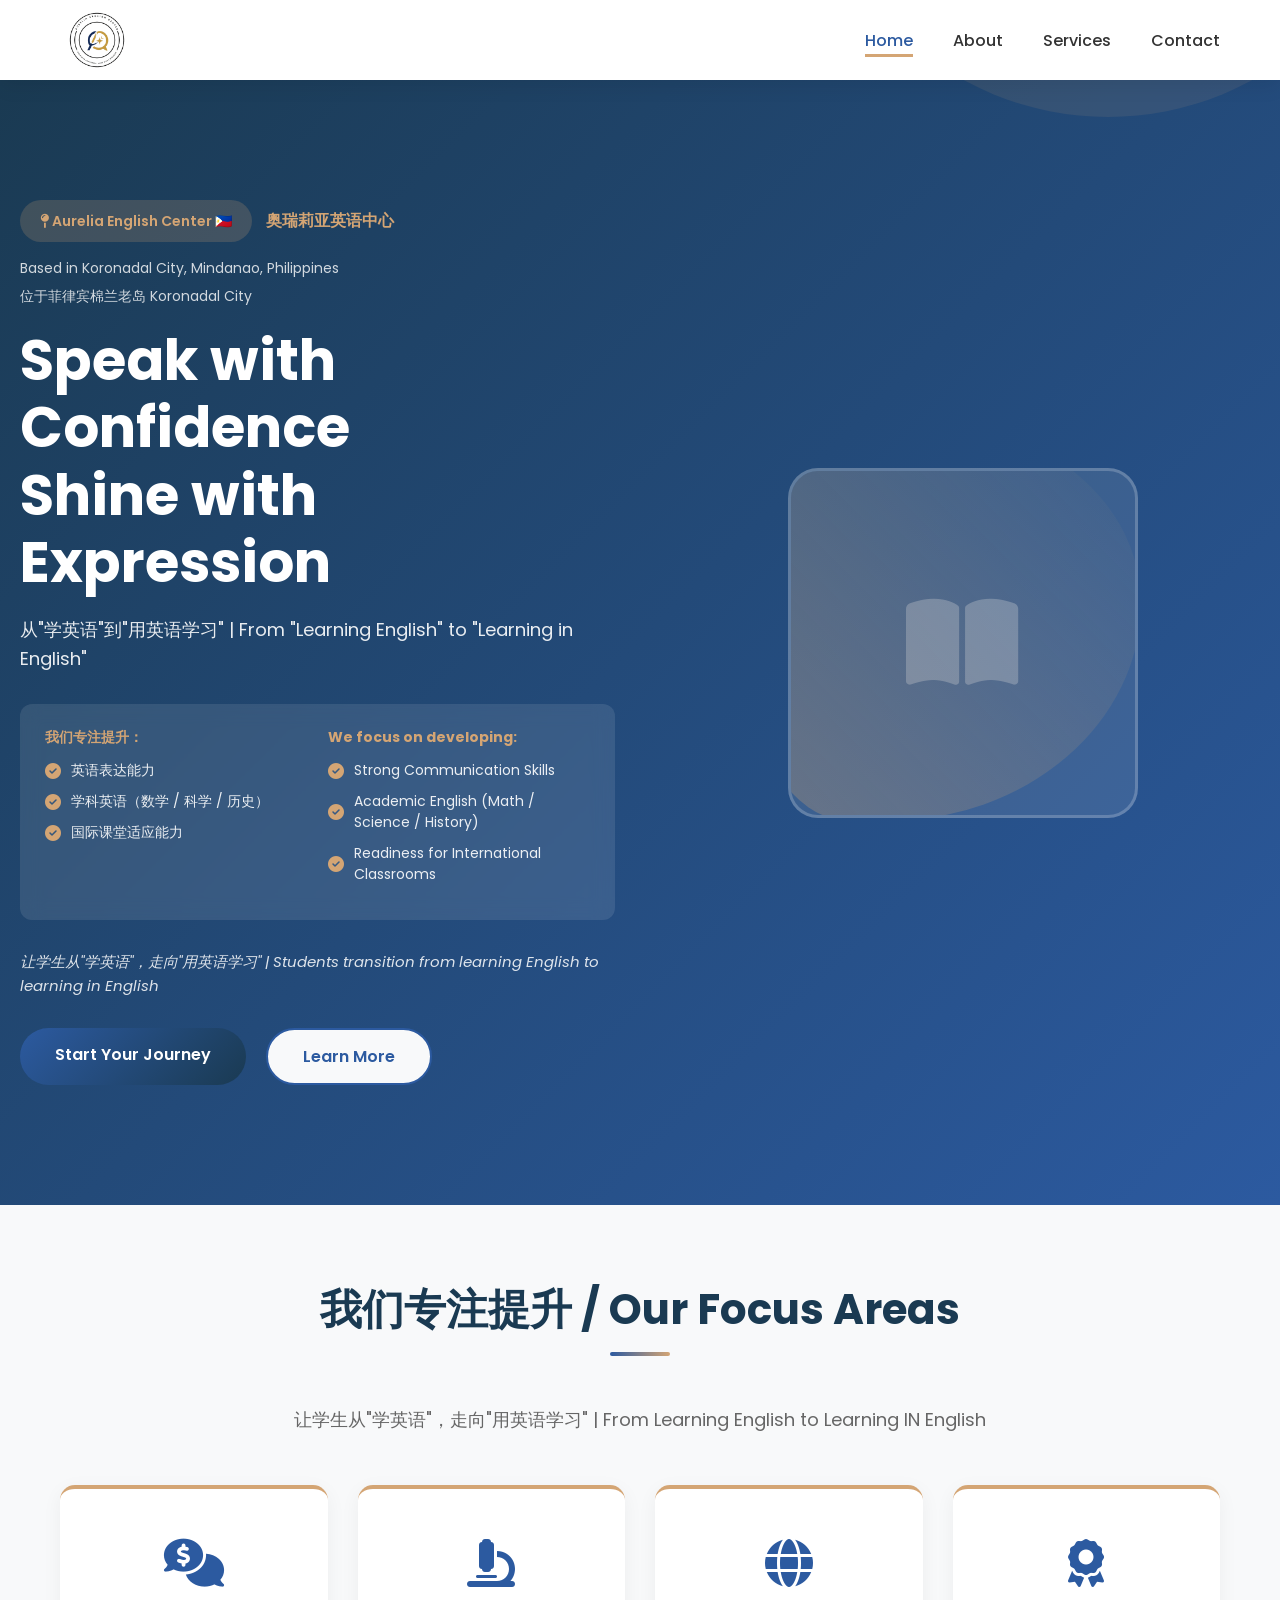
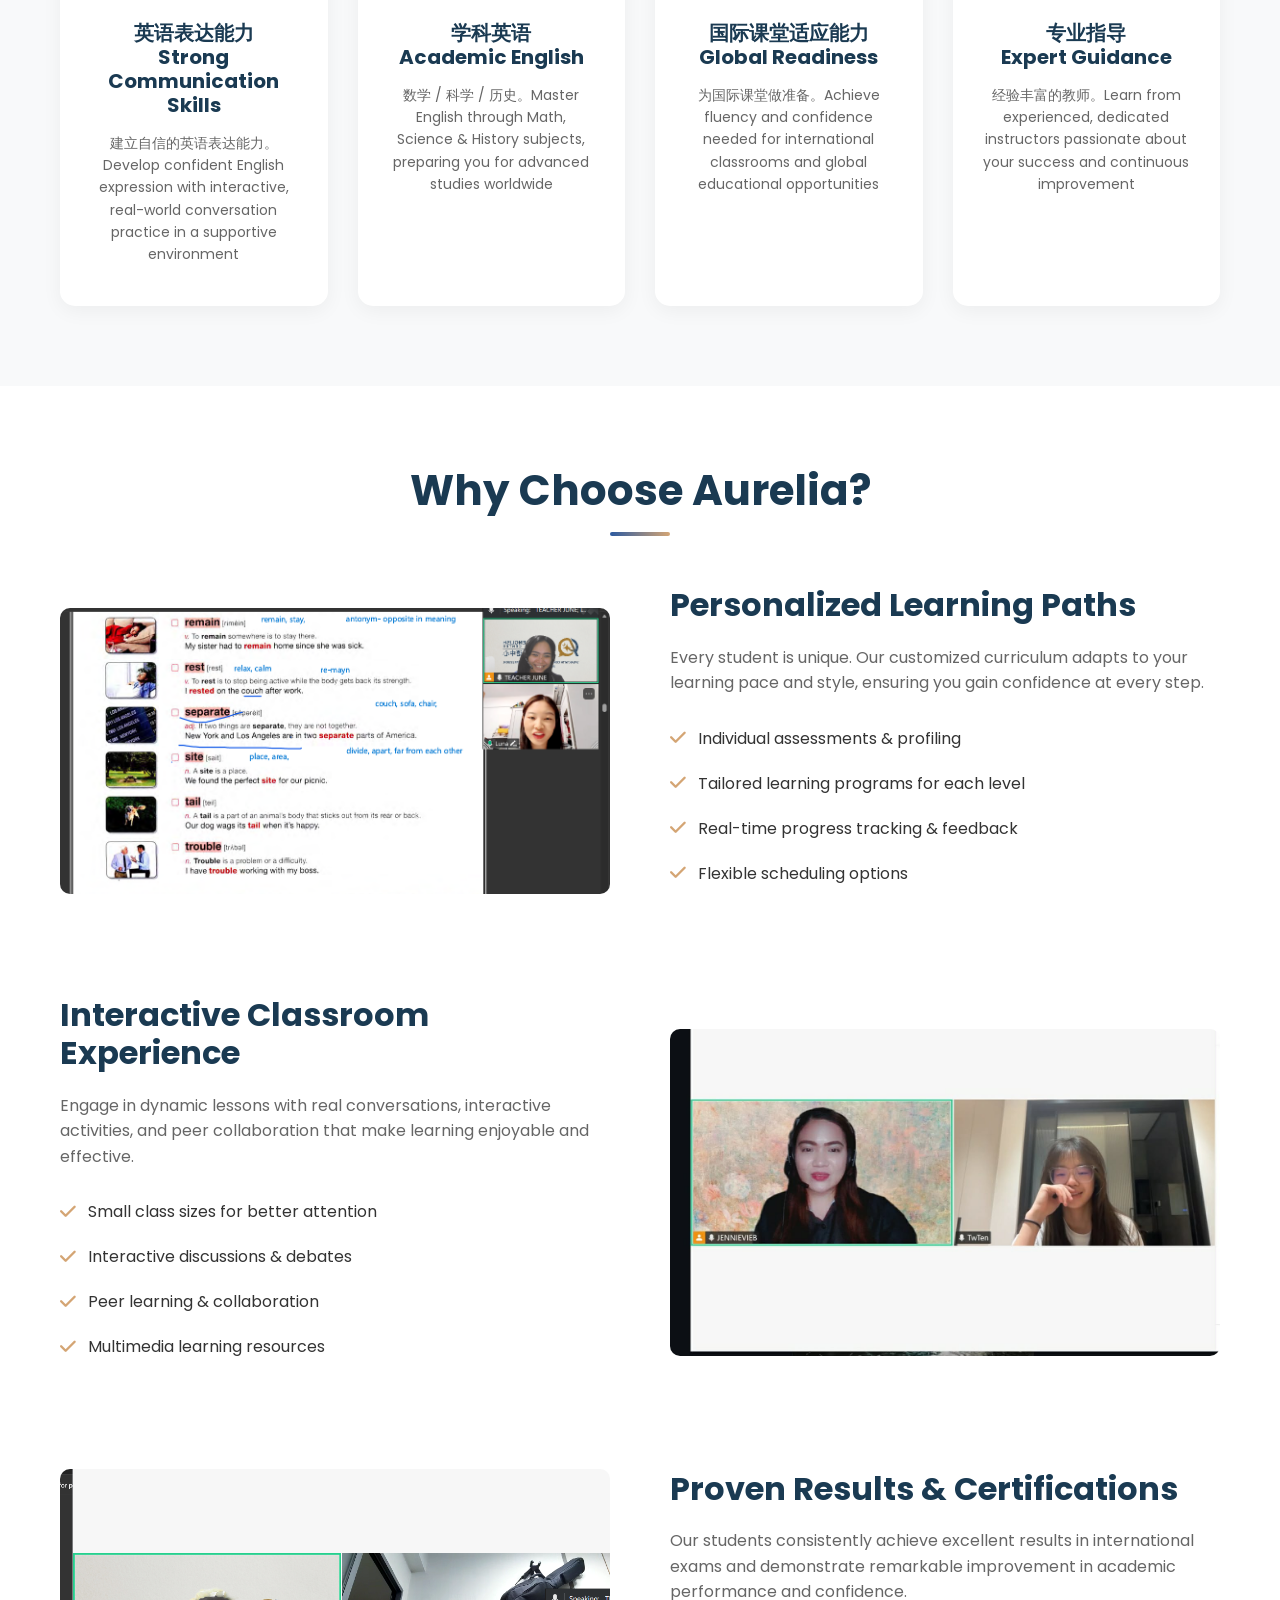
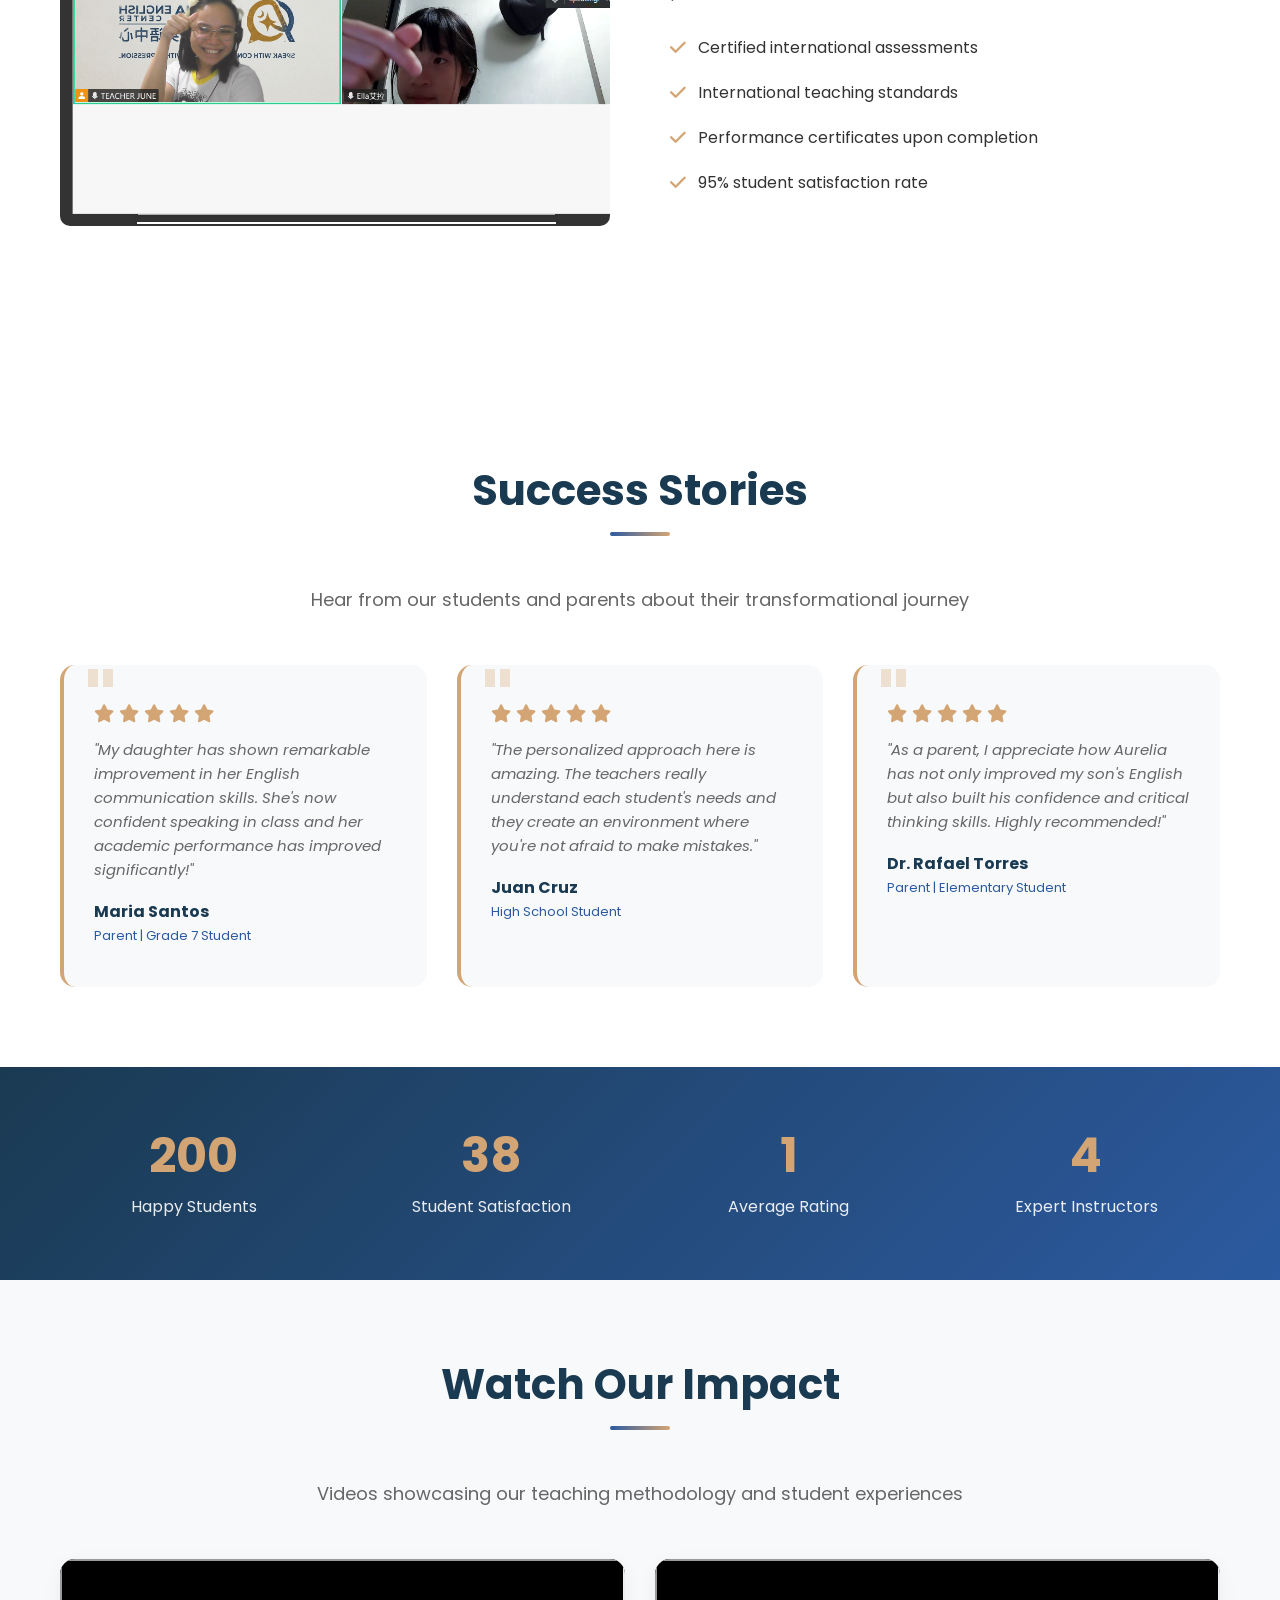
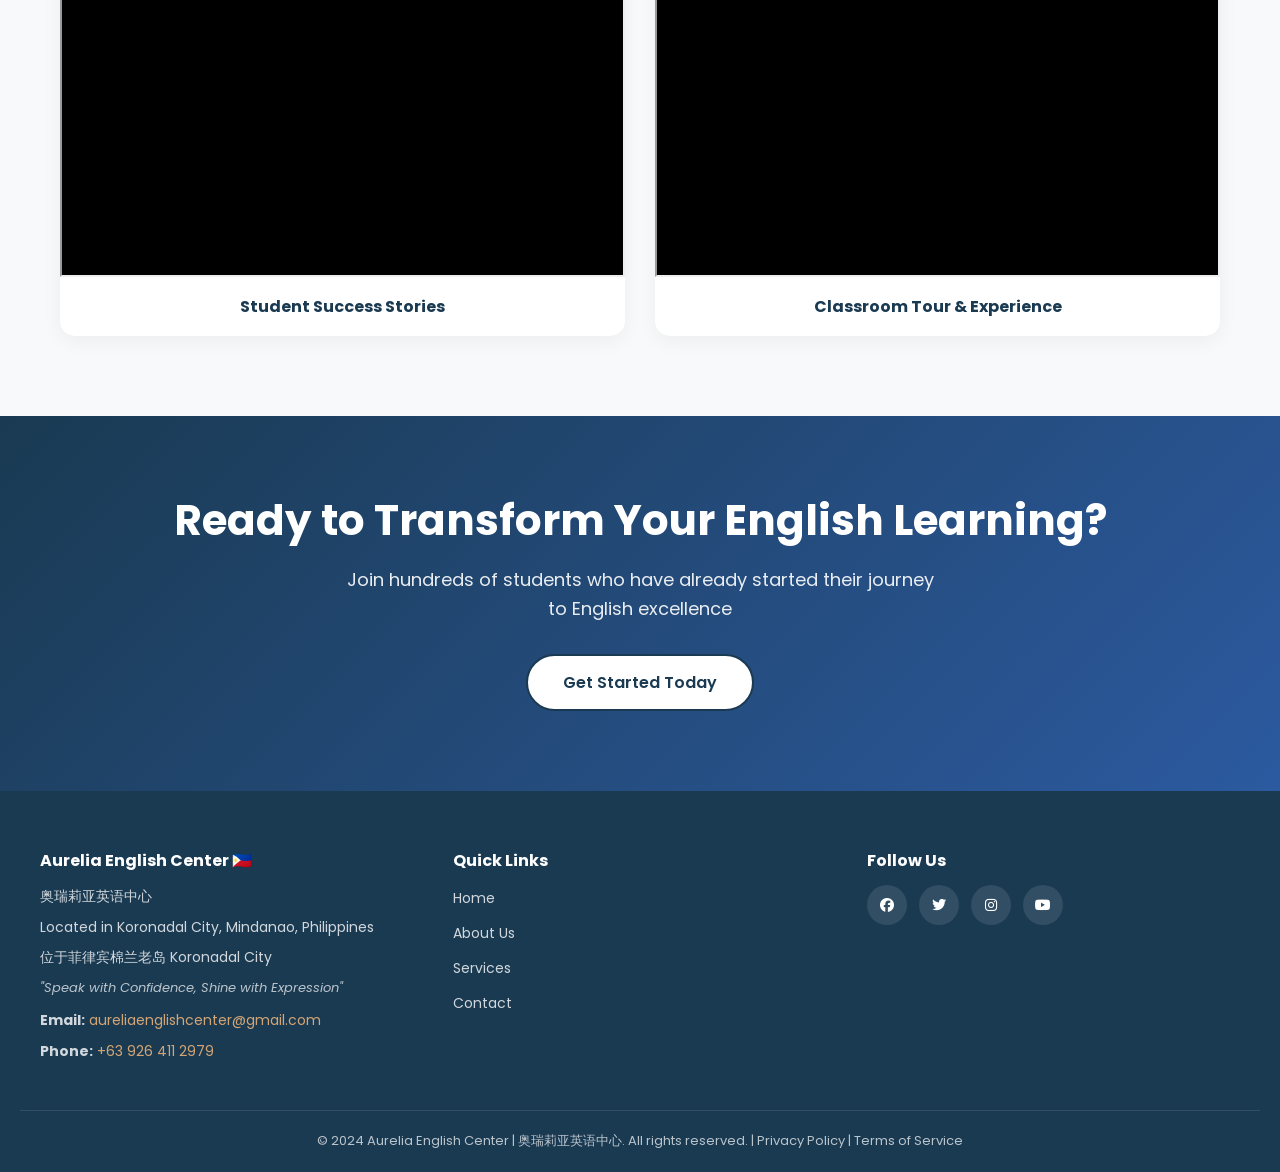
<file: aurelia-english-center/index.html>
<!DOCTYPE html>
<html lang="en">
<head>
    <meta charset="UTF-8">
    <meta name="viewport" content="width=device-width, initial-scale=1.0">
    <title>Aurelia English Center - Speak with Confidence, Shine with Expression</title>
    <link rel="stylesheet" href="css/styles.css">
    <link href="https://cdnjs.cloudflare.com/ajax/libs/font-awesome/6.4.0/css/all.min.css" rel="stylesheet">
    <link href="https://fonts.googleapis.com/css2?family=Poppins:wght@300;400;600;700;800&display=swap" rel="stylesheet">
</head>
<body>
    <!-- Navigation -->
    <nav class="navbar">
        <div class="nav-container">
            <div class="nav-logo">
                <img src="images/logo.png" alt="Aurelia English Center Logo" class="logo-image">
            </div>
            <div class="hamburger" id="hamburger">
                <span></span>
                <span></span>
                <span></span>
            </div>
            <ul class="nav-menu" id="navMenu">
                <li><a href="index.html" class="nav-link active">Home</a></li>
                <li><a href="about.html" class="nav-link">About</a></li>
                <li><a href="services.html" class="nav-link">Services</a></li>
                <li><a href="contact.html" class="nav-link">Contact</a></li>
            </ul>
        </div>
    </nav>

    <!-- Hero Section -->
    <section class="hero">
        <div class="hero-content">
            <div class="hero-location">
                <p class="hero-tag"><i class="fas fa-map-pin"></i> Aurelia English Center 🇵🇭</p>
                <p class="hero-tag-chinese">奥瑞莉亚英语中心</p>
                <p class="hero-location-text">Based in Koronadal City, Mindanao, Philippines</p>
                <p class="hero-location-text-chinese">位于菲律宾棉兰老岛 Koronadal City</p>
            </div>
            <h1 class="hero-title">Speak with Confidence<br>Shine with Expression</h1>
            <p class="hero-subtitle">从"学英语"到"用英语学习" | From "Learning English" to "Learning in English"</p>
            
            <div class="hero-highlight bilingual">
                <div class="highlight-column">
                    <h4 style="margin-bottom: 15px; color: var(--primary-gold); font-size: 14px; font-weight: 700;">我们专注提升：</h4>
                    <p><i class="fas fa-check-circle"></i> 英语表达能力</p>
                    <p><i class="fas fa-check-circle"></i> 学科英语（数学 / 科学 / 历史）</p>
                    <p><i class="fas fa-check-circle"></i> 国际课堂适应能力</p>
                </div>
                <div class="highlight-column">
                    <h4 style="margin-bottom: 15px; color: var(--primary-gold); font-size: 14px; font-weight: 700;">We focus on developing:</h4>
                    <p><i class="fas fa-check-circle"></i> Strong Communication Skills</p>
                    <p><i class="fas fa-check-circle"></i> Academic English (Math / Science / History)</p>
                    <p><i class="fas fa-check-circle"></i> Readiness for International Classrooms</p>
                </div>
            </div>
            
            <p class="hero-mission">让学生从"学英语"，走向"用英语学习" | Students transition from learning English to learning in English</p>

            <div class="hero-buttons">
                <a href="contact.html" class="btn btn-primary">Start Your Journey</a>
                <a href="about.html" class="btn btn-secondary">Learn More</a>
            </div>
        </div>
        <div class="hero-image">
            <div class="hero-placeholder">
                <div class="rotating-shape"></div>
                <i class="fas fa-book-open"></i>
            </div>
        </div>
    </section>

    <!-- Highlights Section -->
    <section class="highlights">
        <div class="container">
            <h2 class="section-title">我们专注提升 / Our Focus Areas</h2>
            <p class="section-subtitle">让学生从"学英语"，走向"用英语学习" | From Learning English to Learning IN English</p>
            <div class="highlights-grid">
                <div class="highlight-card">
                    <div class="highlight-icon">
                        <i class="fas fa-comments-dollar"></i>
                    </div>
                    <h3>英语表达能力<br>Strong Communication Skills</h3>
                    <p>建立自信的英语表达能力。Develop confident English expression with interactive, real-world conversation practice in a supportive environment</p>
                </div>
                <div class="highlight-card">
                    <div class="highlight-icon">
                        <i class="fas fa-microscope"></i>
                    </div>
                    <h3>学科英语<br>Academic English</h3>
                    <p>数学 / 科学 / 历史。Master English through Math, Science & History subjects, preparing you for advanced studies worldwide</p>
                </div>
                <div class="highlight-card">
                    <div class="highlight-icon">
                        <i class="fas fa-globe"></i>
                    </div>
                    <h3>国际课堂适应能力<br>Global Readiness</h3>
                    <p>为国际课堂做准备。Achieve fluency and confidence needed for international classrooms and global educational opportunities</p>
                </div>
                <div class="highlight-card">
                    <div class="highlight-icon">
                        <i class="fas fa-award"></i>
                    </div>
                    <h3>专业指导<br>Expert Guidance</h3>
                    <p>经验丰富的教师。Learn from experienced, dedicated instructors passionate about your success and continuous improvement</p>
                </div>
            </div>
        </div>
    </section>

    <!-- Features Section -->
    <section class="features">
        <div class="container">
            <h2 class="section-title">Why Choose Aurelia?</h2>
            <div class="feature-item">
                <div class="feature-image">
                    <img src="images/img1.png" alt="Personalized Learning at Aurelia" style="border-radius: 10px; width: 100%; height: auto; object-fit: cover;">
                </div>
                <div class="feature-content">
                    <h3>Personalized Learning Paths</h3>
                    <p>Every student is unique. Our customized curriculum adapts to your learning pace and style, ensuring you gain confidence at every step.</p>
                    <ul class="feature-list">
                        <li><i class="fas fa-check"></i> Individual assessments & profiling</li>
                        <li><i class="fas fa-check"></i> Tailored learning programs for each level</li>
                        <li><i class="fas fa-check"></i> Real-time progress tracking & feedback</li>
                        <li><i class="fas fa-check"></i> Flexible scheduling options</li>
                    </ul>
                </div>
            </div>

            <div class="feature-item reverse">
                <div class="feature-image">
                    <img src="images/img4.jpg" alt="Interactive Classroom at Aurelia" style="border-radius: 10px; width: 100%; height: auto; object-fit: cover;">
                </div>
                <div class="feature-content">
                    <h3>Interactive Classroom Experience</h3>
                    <p>Engage in dynamic lessons with real conversations, interactive activities, and peer collaboration that make learning enjoyable and effective.</p>
                    <ul class="feature-list">
                        <li><i class="fas fa-check"></i> Small class sizes for better attention</li>
                        <li><i class="fas fa-check"></i> Interactive discussions & debates</li>
                        <li><i class="fas fa-check"></i> Peer learning & collaboration</li>
                        <li><i class="fas fa-check"></i> Multimedia learning resources</li>
                    </ul>
                </div>
            </div>

            <div class="feature-item">
                <div class="feature-image">
                    <img src="images/img3.png" alt="Proven Results & Certifications at Aurelia" style="border-radius: 10px; width: 100%; height: auto; object-fit: cover;">
                </div>
                <div class="feature-content">
                    <h3>Proven Results & Certifications</h3>
                    <p>Our students consistently achieve excellent results in international exams and demonstrate remarkable improvement in academic performance and confidence.</p>
                    <ul class="feature-list">
                        <li><i class="fas fa-check"></i> Certified international assessments</li>
                        <li><i class="fas fa-check"></i> International teaching standards</li>
                        <li><i class="fas fa-check"></i> Performance certificates upon completion</li>
                        <li><i class="fas fa-check"></i> 95% student satisfaction rate</li>
                    </ul>
                </div>
            </div>
        </div>
    </section>

    <!-- Testimonials Section -->
    <section class="testimonials">
        <div class="container">
            <h2 class="section-title">Success Stories</h2>
            <p class="section-subtitle">Hear from our students and parents about their transformational journey</p>
            <div class="testimonials-grid">
                <div class="testimonial-card">
                    <div class="star-rating">
                        <i class="fas fa-star"></i>
                        <i class="fas fa-star"></i>
                        <i class="fas fa-star"></i>
                        <i class="fas fa-star"></i>
                        <i class="fas fa-star"></i>
                    </div>
                    <p class="testimonial-text">"My daughter has shown remarkable improvement in her English communication skills. She's now confident speaking in class and her academic performance has improved significantly!"</p>
                    <div class="testimonial-author">
                        <h4>Maria Santos</h4>
                        <p>Parent | Grade 7 Student</p>
                    </div>
                </div>
                <div class="testimonial-card">
                    <div class="star-rating">
                        <i class="fas fa-star"></i>
                        <i class="fas fa-star"></i>
                        <i class="fas fa-star"></i>
                        <i class="fas fa-star"></i>
                        <i class="fas fa-star"></i>
                    </div>
                    <p class="testimonial-text">"The personalized approach here is amazing. The teachers really understand each student's needs and they create an environment where you're not afraid to make mistakes."</p>
                    <div class="testimonial-author">
                        <h4>Juan Cruz</h4>
                        <p>High School Student</p>
                    </div>
                </div>
                <div class="testimonial-card">
                    <div class="star-rating">
                        <i class="fas fa-star"></i>
                        <i class="fas fa-star"></i>
                        <i class="fas fa-star"></i>
                        <i class="fas fa-star"></i>
                        <i class="fas fa-star"></i>
                    </div>
                    <p class="testimonial-text">"As a parent, I appreciate how Aurelia has not only improved my son's English but also built his confidence and critical thinking skills. Highly recommended!"</p>
                    <div class="testimonial-author">
                        <h4>Dr. Rafael Torres</h4>
                        <p>Parent | Elementary Student</p>
                    </div>
                </div>
            </div>
        </div>
    </section>

    <!-- Stats Section -->
    <section class="stats">
        <div class="container">
            <div class="stat-item">
                <h3>500+</h3>
                <p>Happy Students</p>
            </div>
            <div class="stat-item">
                <h3>95%</h3>
                <p>Student Satisfaction</p>
            </div>
            <div class="stat-item">
                <h3>4.9★</h3>
                <p>Average Rating</p>
            </div>
            <div class="stat-item">
                <h3>10+</h3>
                <p>Expert Instructors</p>
            </div>
        </div>
    </section>

    <!-- Video Section -->
    <section class="video-section">
        <div class="container">
            <h2 class="section-title">Watch Our Impact</h2>
            <p class="section-subtitle">Videos showcasing our teaching methodology and student experiences</p>
            <div class="video-grid">
                <div class="video-card">
                    <div class="video-thumbnail">
                        <iframe src="https://www.youtube.com/embed/ly8OXOixNtM?rel=0" allow="accelerometer; autoplay; clipboard-write; encrypted-media; gyroscope; picture-in-picture" allowfullscreen></iframe>
                    </div>
                    <h4>Student Success Stories</h4>
                </div>
                <div class="video-card">
                    <div class="video-thumbnail">
                        <iframe src="https://www.youtube.com/embed/m48I9KPYasU?rel=0" allow="accelerometer; autoplay; clipboard-write; encrypted-media; gyroscope; picture-in-picture" allowfullscreen></iframe>
                    </div>
                    <h4>Classroom Tour & Experience</h4>
                </div>
            </div>
        </div>
    </section>

    <!-- CTA Section -->
    <section class="cta">
        <div class="container">
            <h2>Ready to Transform Your English Learning?</h2>
            <p>Join hundreds of students who have already started their journey to English excellence</p>
            <a href="contact.html" class="btn btn-light">Get Started Today</a>
        </div>
    </section>

    <!-- Footer -->
    <footer class="footer">
        <div class="footer-content">
            <div class="footer-section">
                <h4>Aurelia English Center 🇵🇭</h4>
                <p>奥瑞莉亚英语中心</p>
                <p>Located in Koronadal City, Mindanao, Philippines</p>
                <p>位于菲律宾棉兰老岛 Koronadal City</p>
                <p style="font-style: italic; margin-top: 10px; font-size: 13px; color: rgba(255, 255, 255, 0.7);">"Speak with Confidence, Shine with Expression"</p>
                <p style="margin-top: 10px;"><strong>Email:</strong> <a href="mailto:aureliaenglishcenter@gmail.com" style="color: var(--primary-gold);">aureliaenglishcenter@gmail.com</a></p>
                <p><strong>Phone:</strong> <a href="tel:+639264112979" style="color: var(--primary-gold);">+63 926 411 2979</a></p>
            </div>
            <div class="footer-section">
                <h4>Quick Links</h4>
                <ul>
                    <li><a href="index.html">Home</a></li>
                    <li><a href="about.html">About Us</a></li>
                    <li><a href="services.html">Services</a></li>
                    <li><a href="contact.html">Contact</a></li>
                </ul>
            </div>
            <div class="footer-section">
                <h4>Follow Us</h4>
                <div class="social-links">
                    <a href="#"><i class="fab fa-facebook"></i></a>
                    <a href="#"><i class="fab fa-twitter"></i></a>
                    <a href="#"><i class="fab fa-instagram"></i></a>
                    <a href="https://youtube.com/@aureliaesl?si=3NxLwSUvurJqIRh0" target="_blank" rel="noopener noreferrer"><i class="fab fa-youtube"></i></a>
                </div>
            </div>
        </div>
        <div class="footer-bottom">
            <p>&copy; 2024 Aurelia English Center | 奥瑞莉亚英语中心. All rights reserved. | Privacy Policy | Terms of Service</p>
        </div>
    </footer>

    <script src="js/script.js"></script>
</body>
</html>
</file>
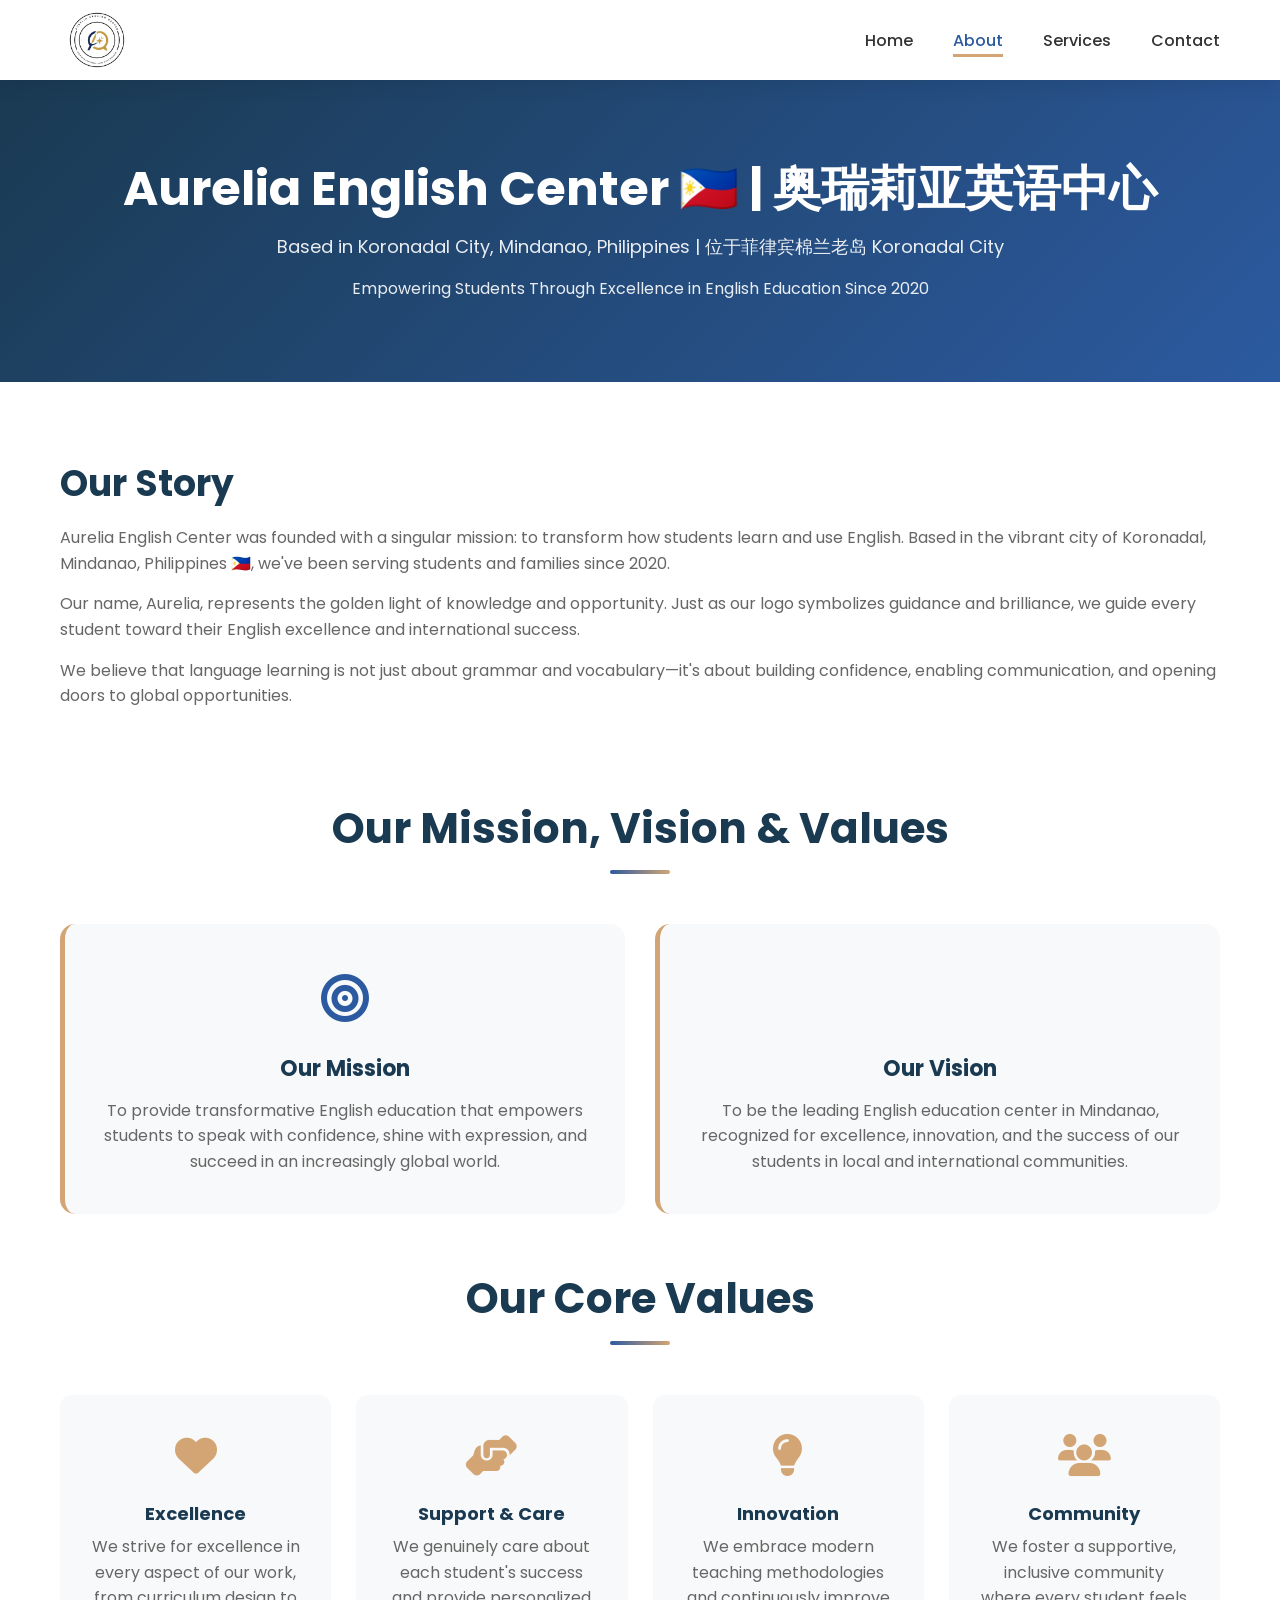
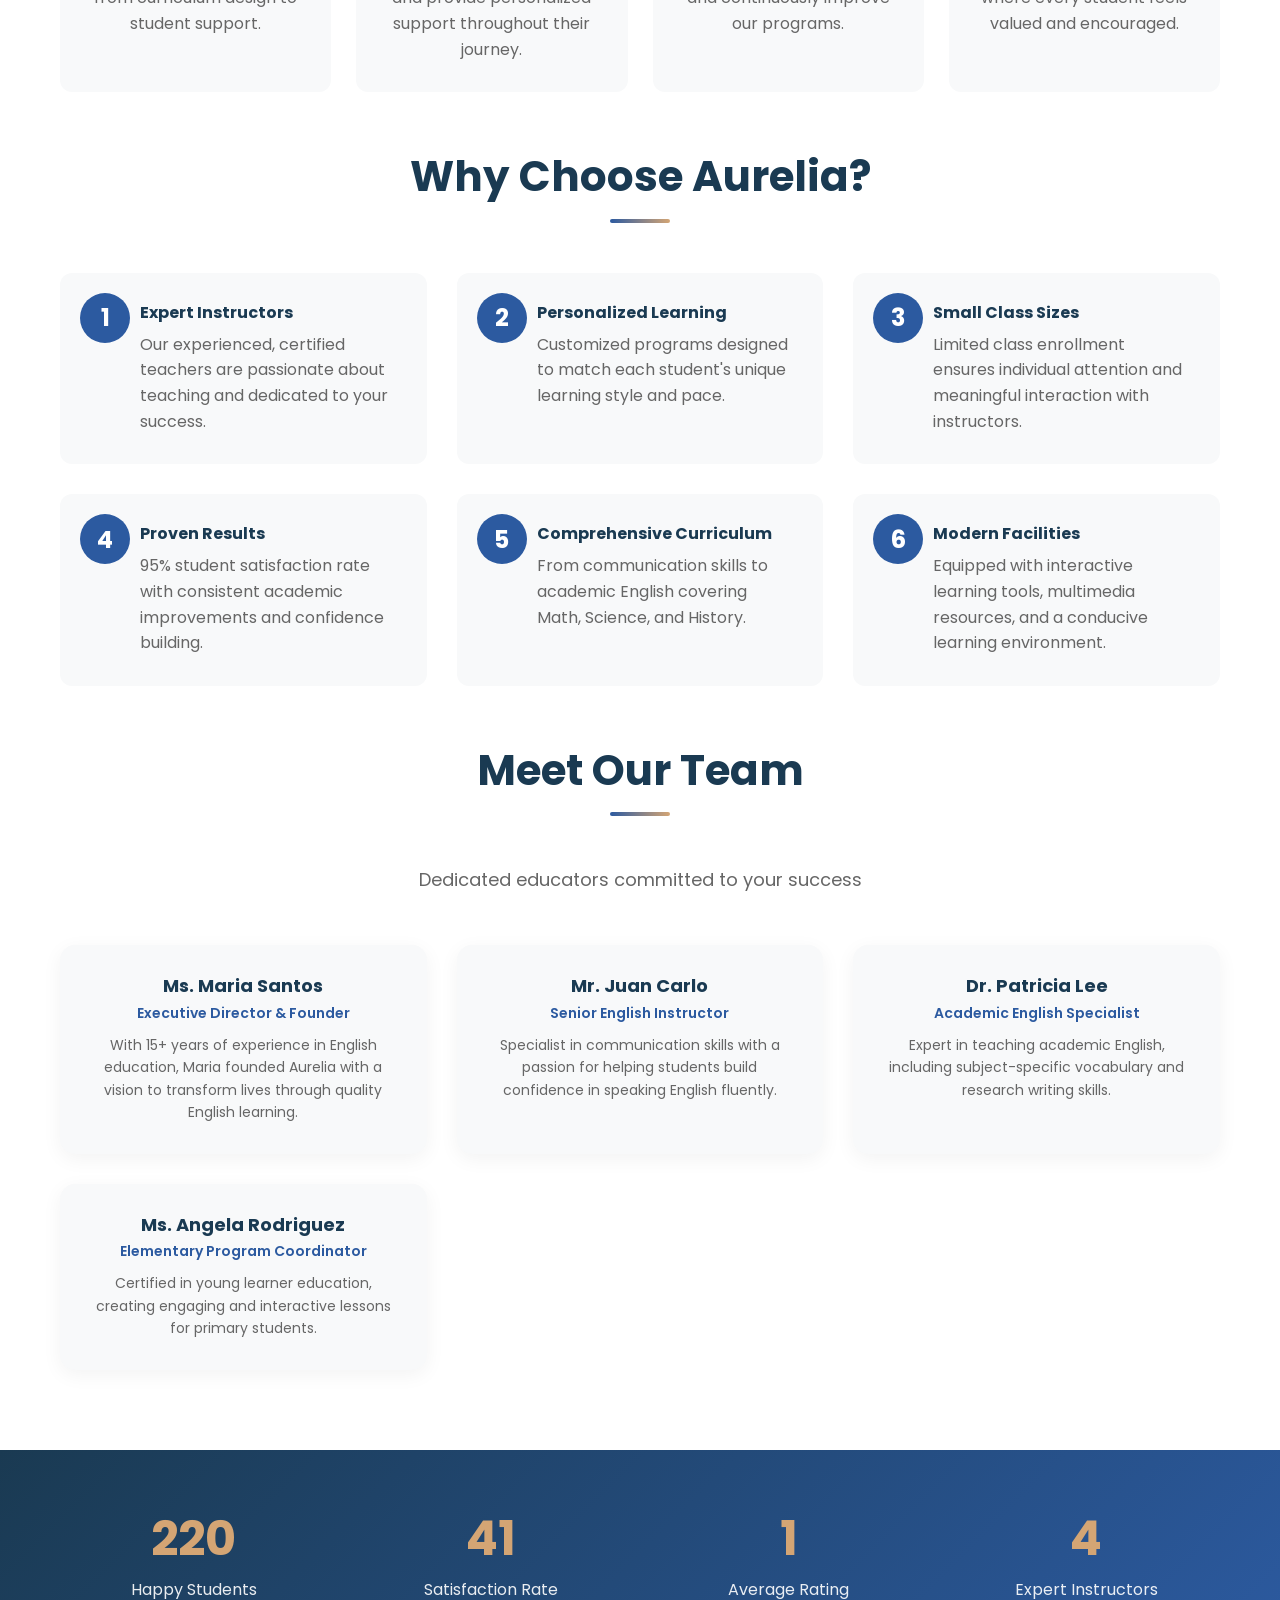
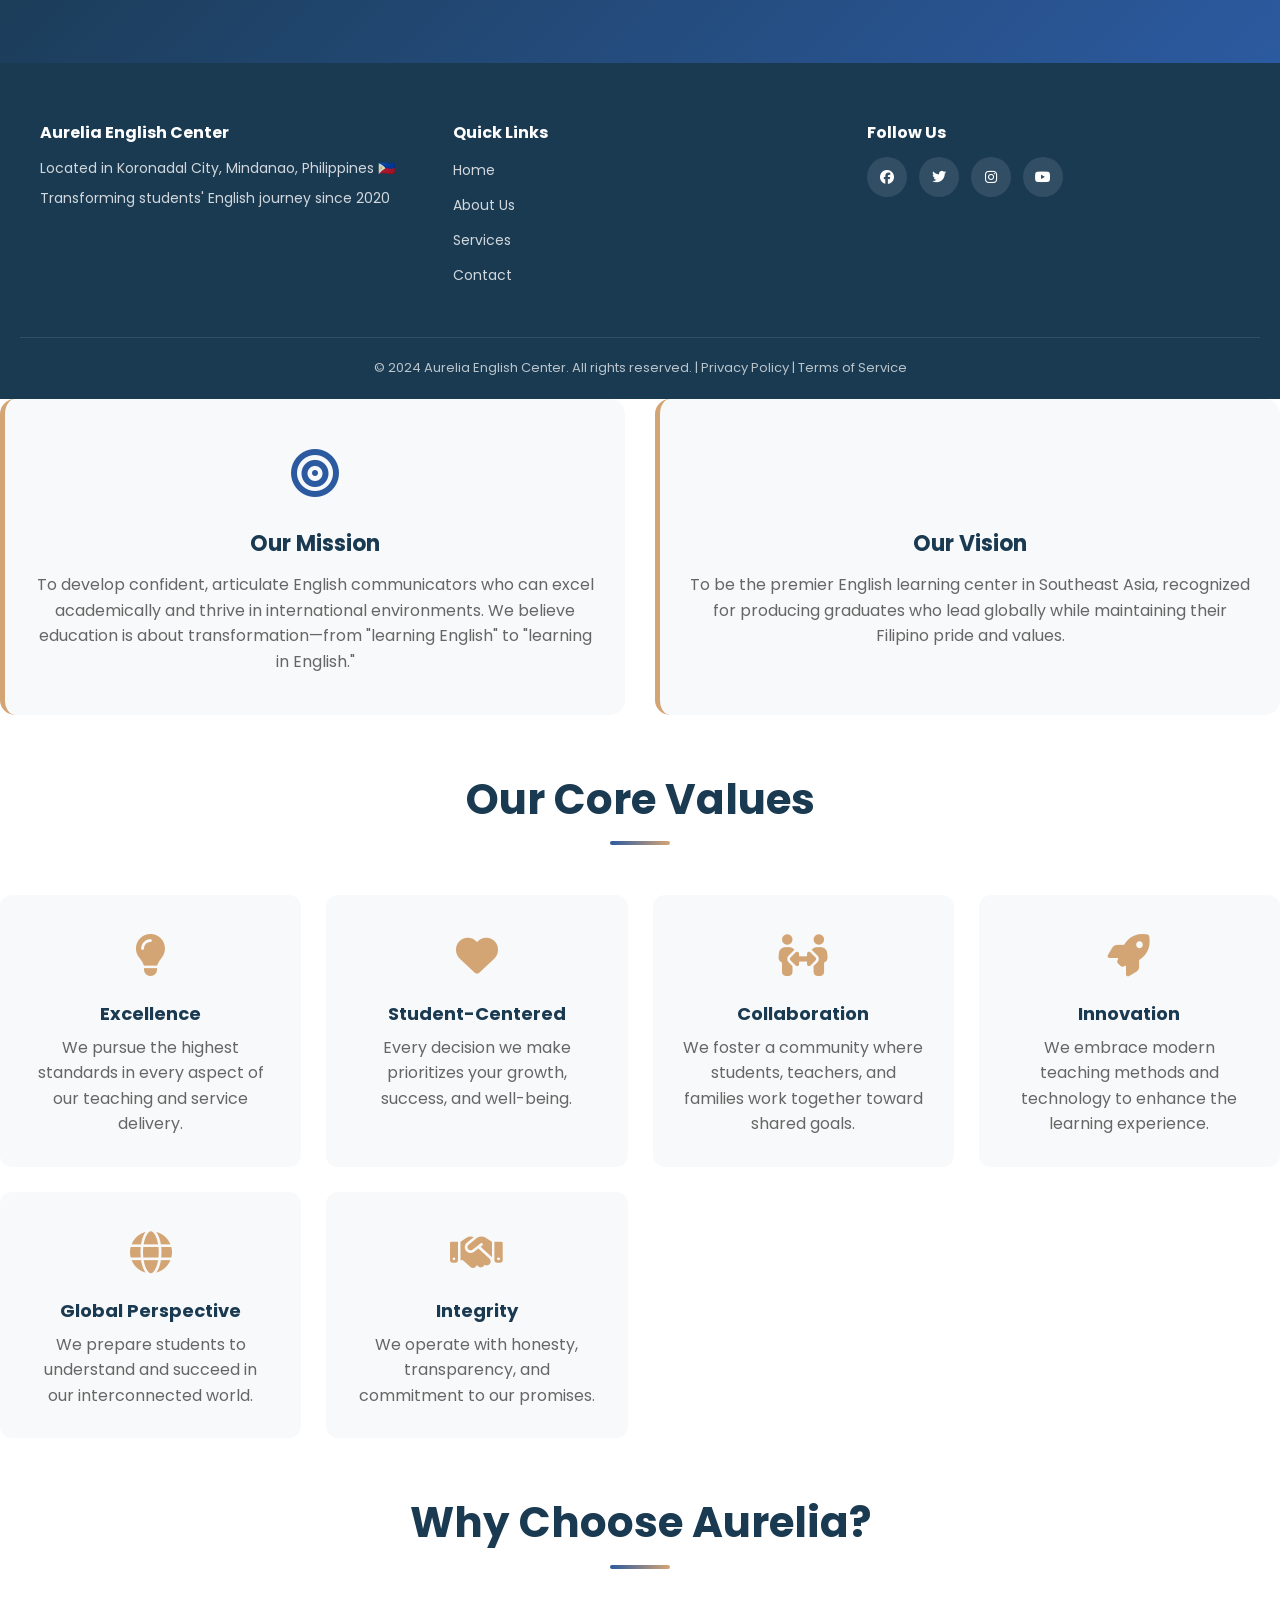
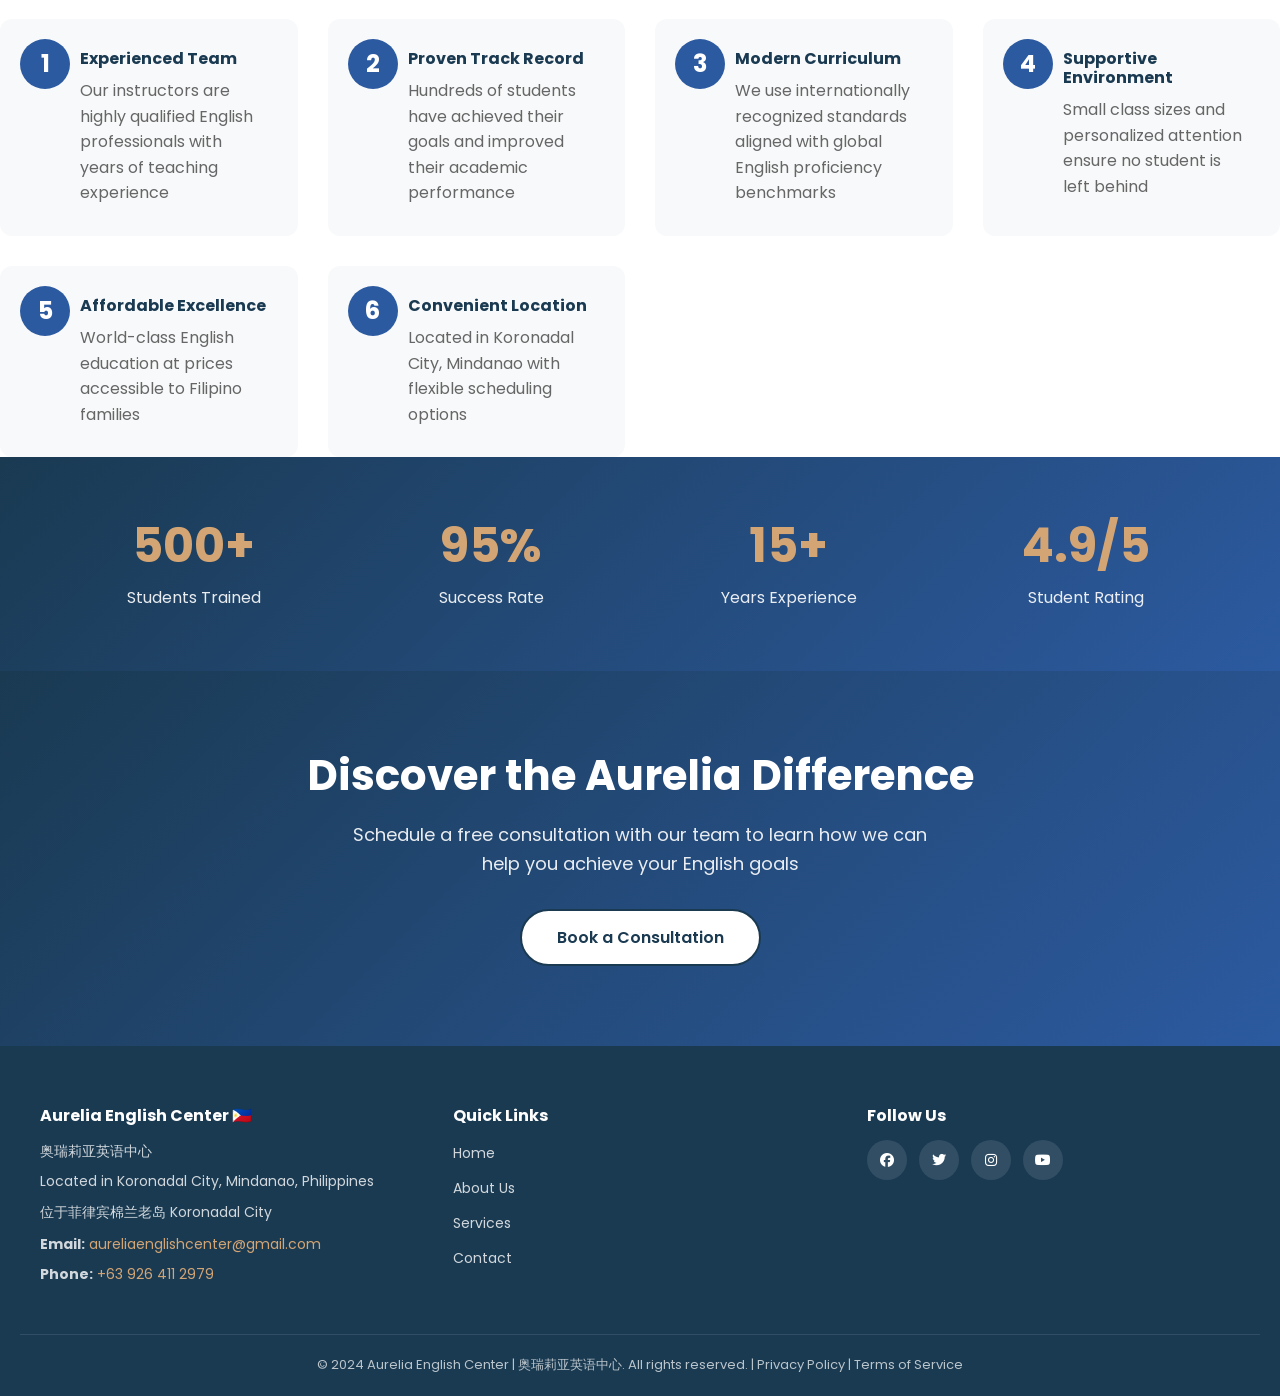
<file: aurelia-english-center/about.html>
<!DOCTYPE html>
<html lang="en">
<head>
    <meta charset="UTF-8">
    <meta name="viewport" content="width=device-width, initial-scale=1.0">
    <title>About Us - Aurelia English Center | Koronadal, Philippines</title>
    <link rel="stylesheet" href="css/styles.css">
    <link href="https://cdnjs.cloudflare.com/ajax/libs/font-awesome/6.4.0/css/all.min.css" rel="stylesheet">
    <link href="https://fonts.googleapis.com/css2?family=Poppins:wght@300;400;600;700;800&display=swap" rel="stylesheet">
</head>
<body>
    <!-- Navigation -->
    <nav class="navbar">
        <div class="nav-container">
            <div class="nav-logo">
                <img src="images/logo.png" alt="Aurelia English Center Logo" class="logo-image">
            </div>
            <div class="hamburger" id="hamburger">
                <span></span>
                <span></span>
                <span></span>
            </div>
            <ul class="nav-menu" id="navMenu">
                <li><a href="index.html" class="nav-link">Home</a></li>
                <li><a href="about.html" class="nav-link active">About</a></li>
                <li><a href="services.html" class="nav-link">Services</a></li>
                <li><a href="contact.html" class="nav-link">Contact</a></li>
            </ul>
        </div>
    </nav>

    <!-- Page Header -->
    <section class="page-header">
        <h1>Aurelia English Center 🇵🇭 | 奥瑞莉亚英语中心</h1>
        <p>Based in Koronadal City, Mindanao, Philippines | 位于菲律宾棉兰老岛 Koronadal City</p>
        <p style="font-size: 16px; margin-top: 15px; color: rgba(255, 255, 255, 0.9);">Empowering Students Through Excellence in English Education Since 2020</p>
    </section>

    <!-- About Content -->
    <section class="about-section">
        <div class="container">
            <div class="about-intro">
                <div class="about-text">
                    <h2>Our Story</h2>
                    <p>Aurelia English Center was founded with a singular mission: to transform how students learn and use English. Based in the vibrant city of Koronadal, Mindanao, Philippines 🇵🇭, we've been serving students and families since 2020.</p>
                    <p>Our name, Aurelia, represents the golden light of knowledge and opportunity. Just as our logo symbolizes guidance and brilliance, we guide every student toward their English excellence and international success.</p>
                    <p>We believe that language learning is not just about grammar and vocabulary—it's about building confidence, enabling communication, and opening doors to global opportunities.</p>
                </div>
            </div>

            <!-- Mission, Vision, Values -->
            <h2 class="section-title">Our Mission, Vision & Values</h2>
            <div class="mission-vision">
                <div class="mission-card">
                    <div class="card-icon">
                        <i class="fas fa-bullseye"></i>
                    </div>
                    <h3>Our Mission</h3>
                    <p>To provide transformative English education that empowers students to speak with confidence, shine with expression, and succeed in an increasingly global world.</p>
                </div>
                <div class="mission-card">
                    <div class="card-icon">
                        <i class="fas fa-telescope"></i>
                    </div>
                    <h3>Our Vision</h3>
                    <p>To be the leading English education center in Mindanao, recognized for excellence, innovation, and the success of our students in local and international communities.</p>
                </div>
            </div>

            <!-- Core Values -->
            <h2 class="section-title" style="margin-top: 60px;">Our Core Values</h2>
            <div class="values-grid">
                <div class="value-item">
                    <div class="value-icon">
                        <i class="fas fa-heart"></i>
                    </div>
                    <h4>Excellence</h4>
                    <p>We strive for excellence in every aspect of our work, from curriculum design to student support.</p>
                </div>
                <div class="value-item">
                    <div class="value-icon">
                        <i class="fas fa-hands-helping"></i>
                    </div>
                    <h4>Support & Care</h4>
                    <p>We genuinely care about each student's success and provide personalized support throughout their journey.</p>
                </div>
                <div class="value-item">
                    <div class="value-icon">
                        <i class="fas fa-lightbulb"></i>
                    </div>
                    <h4>Innovation</h4>
                    <p>We embrace modern teaching methodologies and continuously improve our programs.</p>
                </div>
                <div class="value-item">
                    <div class="value-icon">
                        <i class="fas fa-users"></i>
                    </div>
                    <h4>Community</h4>
                    <p>We foster a supportive, inclusive community where every student feels valued and encouraged.</p>
                </div>
            </div>

            <!-- Why Choose Us -->
            <h2 class="section-title" style="margin-top: 60px;">Why Choose Aurelia?</h2>
            <div class="why-choose">
                <div class="why-item">
                    <div class="why-number">1</div>
                    <h4>Expert Instructors</h4>
                    <p>Our experienced, certified teachers are passionate about teaching and dedicated to your success.</p>
                </div>
                <div class="why-item">
                    <div class="why-number">2</div>
                    <h4>Personalized Learning</h4>
                    <p>Customized programs designed to match each student's unique learning style and pace.</p>
                </div>
                <div class="why-item">
                    <div class="why-number">3</div>
                    <h4>Small Class Sizes</h4>
                    <p>Limited class enrollment ensures individual attention and meaningful interaction with instructors.</p>
                </div>
                <div class="why-item">
                    <div class="why-number">4</div>
                    <h4>Proven Results</h4>
                    <p>95% student satisfaction rate with consistent academic improvements and confidence building.</p>
                </div>
                <div class="why-item">
                    <div class="why-number">5</div>
                    <h4>Comprehensive Curriculum</h4>
                    <p>From communication skills to academic English covering Math, Science, and History.</p>
                </div>
                <div class="why-item">
                    <div class="why-number">6</div>
                    <h4>Modern Facilities</h4>
                    <p>Equipped with interactive learning tools, multimedia resources, and a conducive learning environment.</p>
                </div>
            </div>

            <!-- Team Section -->
            <h2 class="section-title" style="margin-top: 60px;">Meet Our Team</h2>
            <p class="section-subtitle">Dedicated educators committed to your success</p>
            <div class="team-grid">
                <div class="team-member">
                    <h4>Ms. Maria Santos</h4>
                    <p class="member-title">Executive Director & Founder</p>
                    <p class="member-bio">With 15+ years of experience in English education, Maria founded Aurelia with a vision to transform lives through quality English learning.</p>
                </div>
                <div class="team-member">
                    <h4>Mr. Juan Carlo</h4>
                    <p class="member-title">Senior English Instructor</p>
                    <p class="member-bio">Specialist in communication skills with a passion for helping students build confidence in speaking English fluently.</p>
                </div>
                <div class="team-member">
                    <h4>Dr. Patricia Lee</h4>
                    <p class="member-title">Academic English Specialist</p>
                    <p class="member-bio">Expert in teaching academic English, including subject-specific vocabulary and research writing skills.</p>
                </div>
                <div class="team-member">
                    <h4>Ms. Angela Rodriguez</h4>
                    <p class="member-title">Elementary Program Coordinator</p>
                    <p class="member-bio">Certified in young learner education, creating engaging and interactive lessons for primary students.</p>
                </div>
            </div>
        </div>
    </section>

    <!-- Stats Section -->
    <section class="stats">
        <div class="container">
            <div class="stat-item">
                <h3>500+</h3>
                <p>Happy Students</p>
            </div>
            <div class="stat-item">
                <h3>95%</h3>
                <p>Satisfaction Rate</p>
            </div>
            <div class="stat-item">
                <h3>4.9★</h3>
                <p>Average Rating</p>
            </div>
            <div class="stat-item">
                <h3>10+</h3>
                <p>Expert Instructors</p>
            </div>
        </div>
    </section>

    <!-- Footer -->
    <footer class="footer">
        <div class="footer-content">
            <div class="footer-section">
                <h4>Aurelia English Center</h4>
                <p>Located in Koronadal City, Mindanao, Philippines 🇵🇭</p>
                <p>Transforming students' English journey since 2020</p>
            </div>
            <div class="footer-section">
                <h4>Quick Links</h4>
                <ul>
                    <li><a href="index.html">Home</a></li>
                    <li><a href="about.html">About Us</a></li>
                    <li><a href="services.html">Services</a></li>
                    <li><a href="contact.html">Contact</a></li>
                </ul>
            </div>
            <div class="footer-section">
                <h4>Follow Us</h4>
                <div class="social-links">
                    <a href="#"><i class="fab fa-facebook"></i></a>
                    <a href="#"><i class="fab fa-twitter"></i></a>
                    <a href="#"><i class="fab fa-instagram"></i></a>
                    <a href="#"><i class="fab fa-youtube"></i></a>
                </div>
            </div>
        </div>
        <div class="footer-bottom">
            <p>&copy; 2024 Aurelia English Center. All rights reserved. | Privacy Policy | Terms of Service</p>
        </div>
    </footer>

    <script src="js/script.js"></script>
</body>
</html>

                </div>
            </div>

            <div class="mission-vision">
                <div class="mission-card">
                    <div class="card-icon">
                        <i class="fas fa-bullseye"></i>
                    </div>
                    <h3>Our Mission</h3>
                    <p>To develop confident, articulate English communicators who can excel academically and thrive in international environments. We believe education is about transformation—from "learning English" to "learning in English."</p>
                </div>
                <div class="mission-card">
                    <div class="card-icon">
                        <i class="fas fa-telescope"></i>
                    </div>
                    <h3>Our Vision</h3>
                    <p>To be the premier English learning center in Southeast Asia, recognized for producing graduates who lead globally while maintaining their Filipino pride and values.</p>
                </div>
            </div>

            <h2 class="section-title" style="margin-top: 60px;">Our Core Values</h2>
            <div class="values-grid">
                <div class="value-item">
                    <div class="value-icon">
                        <i class="fas fa-lightbulb"></i>
                    </div>
                    <h4>Excellence</h4>
                    <p>We pursue the highest standards in every aspect of our teaching and service delivery.</p>
                </div>
                <div class="value-item">
                    <div class="value-icon">
                        <i class="fas fa-heart"></i>
                    </div>
                    <h4>Student-Centered</h4>
                    <p>Every decision we make prioritizes your growth, success, and well-being.</p>
                </div>
                <div class="value-item">
                    <div class="value-icon">
                        <i class="fas fa-people-arrows"></i>
                    </div>
                    <h4>Collaboration</h4>
                    <p>We foster a community where students, teachers, and families work together toward shared goals.</p>
                </div>
                <div class="value-item">
                    <div class="value-icon">
                        <i class="fas fa-rocket"></i>
                    </div>
                    <h4>Innovation</h4>
                    <p>We embrace modern teaching methods and technology to enhance the learning experience.</p>
                </div>
                <div class="value-item">
                    <div class="value-icon">
                        <i class="fas fa-globe"></i>
                    </div>
                    <h4>Global Perspective</h4>
                    <p>We prepare students to understand and succeed in our interconnected world.</p>
                </div>
                <div class="value-item">
                    <div class="value-icon">
                        <i class="fas fa-handshake"></i>
                    </div>
                    <h4>Integrity</h4>
                    <p>We operate with honesty, transparency, and commitment to our promises.</p>
                </div>
            </div>

            <h2 class="section-title" style="margin-top: 60px;">Why Choose Aurelia?</h2>
            <div class="why-choose">
                <div class="why-item">
                    <div class="why-number">1</div>
                    <h4>Experienced Team</h4>
                    <p>Our instructors are highly qualified English professionals with years of teaching experience</p>
                </div>
                <div class="why-item">
                    <div class="why-number">2</div>
                    <h4>Proven Track Record</h4>
                    <p>Hundreds of students have achieved their goals and improved their academic performance</p>
                </div>
                <div class="why-item">
                    <div class="why-number">3</div>
                    <h4>Modern Curriculum</h4>
                    <p>We use internationally recognized standards aligned with global English proficiency benchmarks</p>
                </div>
                <div class="why-item">
                    <div class="why-number">4</div>
                    <h4>Supportive Environment</h4>
                    <p>Small class sizes and personalized attention ensure no student is left behind</p>
                </div>
                <div class="why-item">
                    <div class="why-number">5</div>
                    <h4>Affordable Excellence</h4>
                    <p>World-class English education at prices accessible to Filipino families</p>
                </div>
                <div class="why-item">
                    <div class="why-number">6</div>
                    <h4>Convenient Location</h4>
                    <p>Located in Koronadal City, Mindanao with flexible scheduling options</p>
                </div>
            </div>
        </div>
    </section>

    <!-- Stats Section -->
    <section class="stats">
        <div class="container">
            <div class="stat-item">
                <h3>500+</h3>
                <p>Students Trained</p>
            </div>
            <div class="stat-item">
                <h3>95%</h3>
                <p>Success Rate</p>
            </div>
            <div class="stat-item">
                <h3>15+</h3>
                <p>Years Experience</p>
            </div>
            <div class="stat-item">
                <h3>4.9/5</h3>
                <p>Student Rating</p>
            </div>
        </div>
    </section>

    <!-- CTA Section -->
    <section class="cta">
        <div class="container">
            <h2>Discover the Aurelia Difference</h2>
            <p>Schedule a free consultation with our team to learn how we can help you achieve your English goals</p>
            <a href="contact.html" class="btn btn-light">Book a Consultation</a>
        </div>
    </section>

    <!-- Footer -->
    <footer class="footer">
        <div class="footer-content">
            <div class="footer-section">
                <h4>Aurelia English Center 🇵🇭</h4>
                <p>奥瑞莉亚英语中心</p>
                <p>Located in Koronadal City, Mindanao, Philippines</p>
                <p>位于菲律宾棉兰老岛 Koronadal City</p>
                <p style="margin-top: 10px;"><strong>Email:</strong> <a href="mailto:aureliaenglishcenter@gmail.com" style="color: var(--primary-gold);">aureliaenglishcenter@gmail.com</a></p>
                <p><strong>Phone:</strong> <a href="tel:+639264112979" style="color: var(--primary-gold);">+63 926 411 2979</a></p>
            </div>
            <div class="footer-section">
                <h4>Quick Links</h4>
                <ul>
                    <li><a href="index.html">Home</a></li>
                    <li><a href="about.html">About Us</a></li>
                    <li><a href="services.html">Services</a></li>
                    <li><a href="contact.html">Contact</a></li>
                </ul>
            </div>
            <div class="footer-section">
                <h4>Follow Us</h4>
                <div class="social-links">
                    <a href="#"><i class="fab fa-facebook"></i></a>
                    <a href="#"><i class="fab fa-twitter"></i></a>
                    <a href="#"><i class="fab fa-instagram"></i></a>
                    <a href="https://youtube.com/@aureliaesl?si=3NxLwSUvurJqIRh0" target="_blank" rel="noopener noreferrer"><i class="fab fa-youtube"></i></a>
                </div>
            </div>
        </div>
        <div class="footer-bottom">
            <p>&copy; 2024 Aurelia English Center | 奥瑞莉亚英语中心. All rights reserved. | Privacy Policy | Terms of Service</p>
        </div>
    </footer>

    <script src="js/script.js"></script>
</body>
</html>
</file>
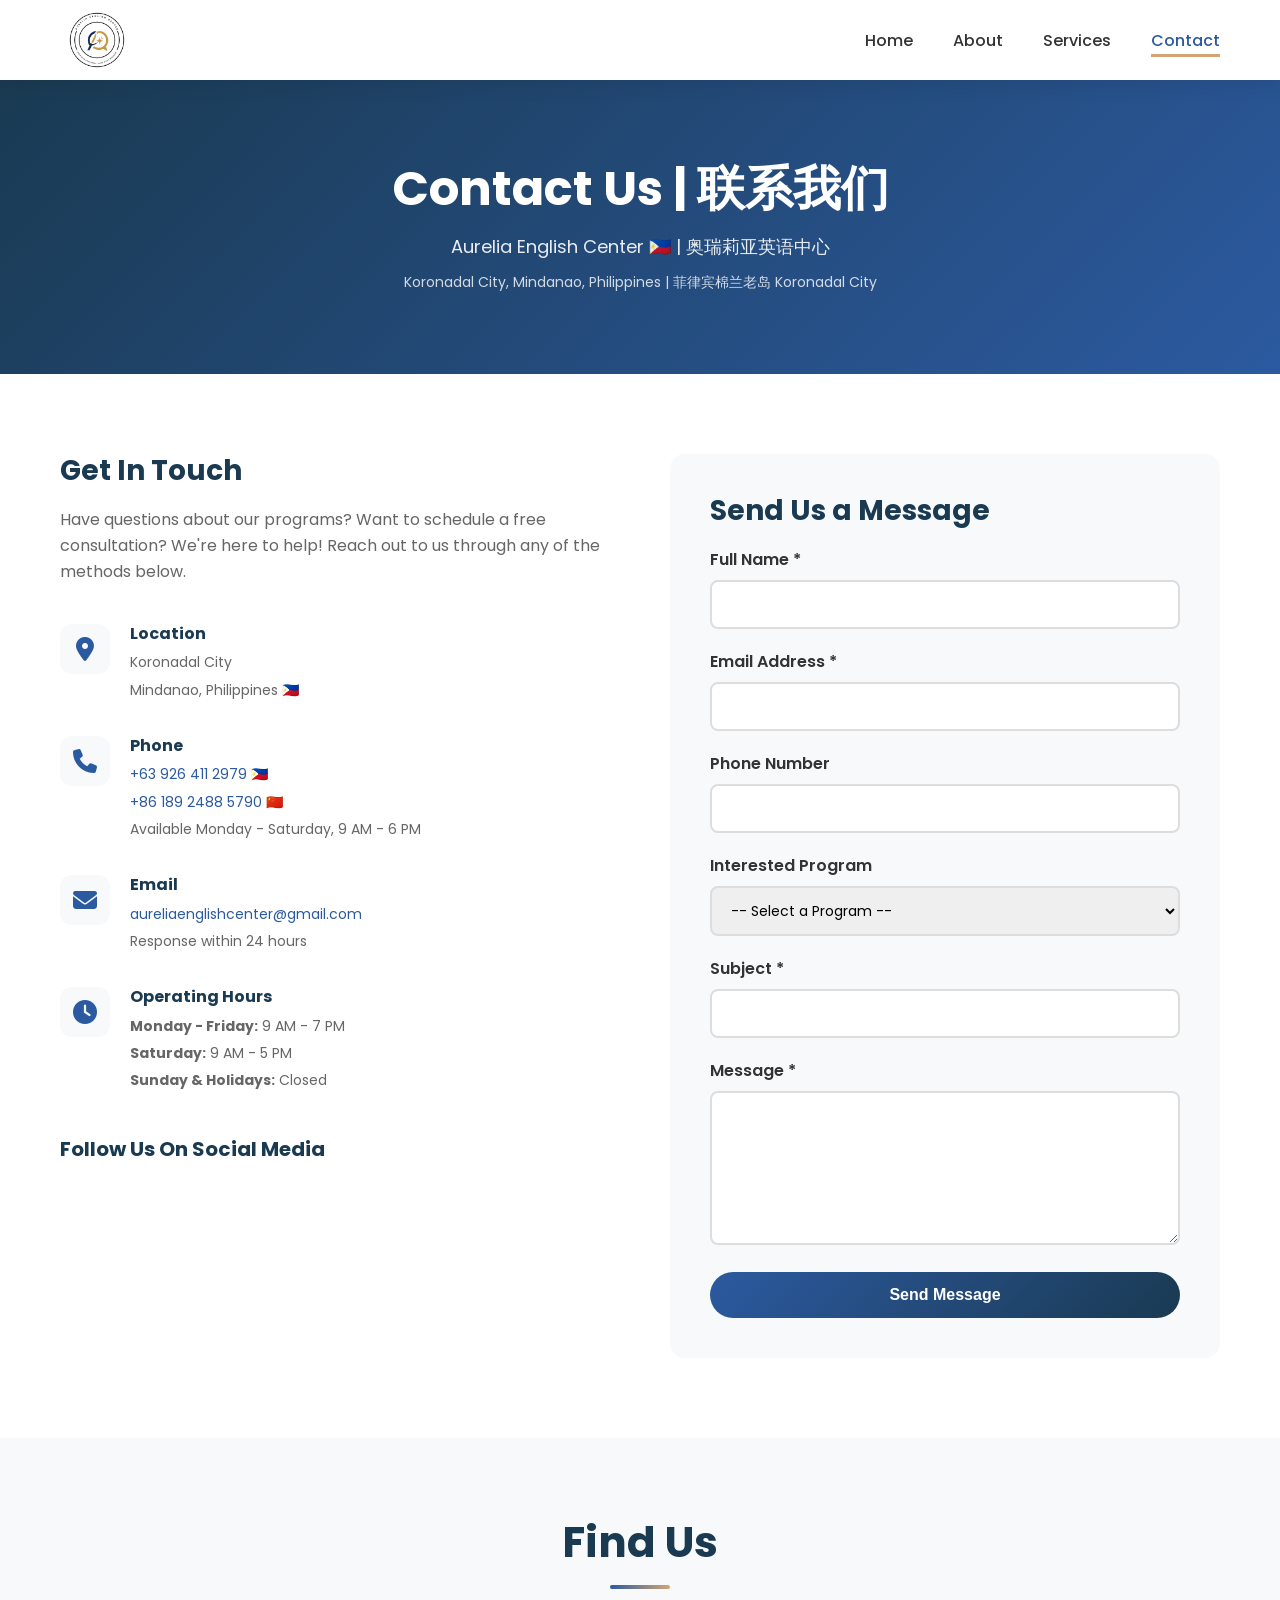
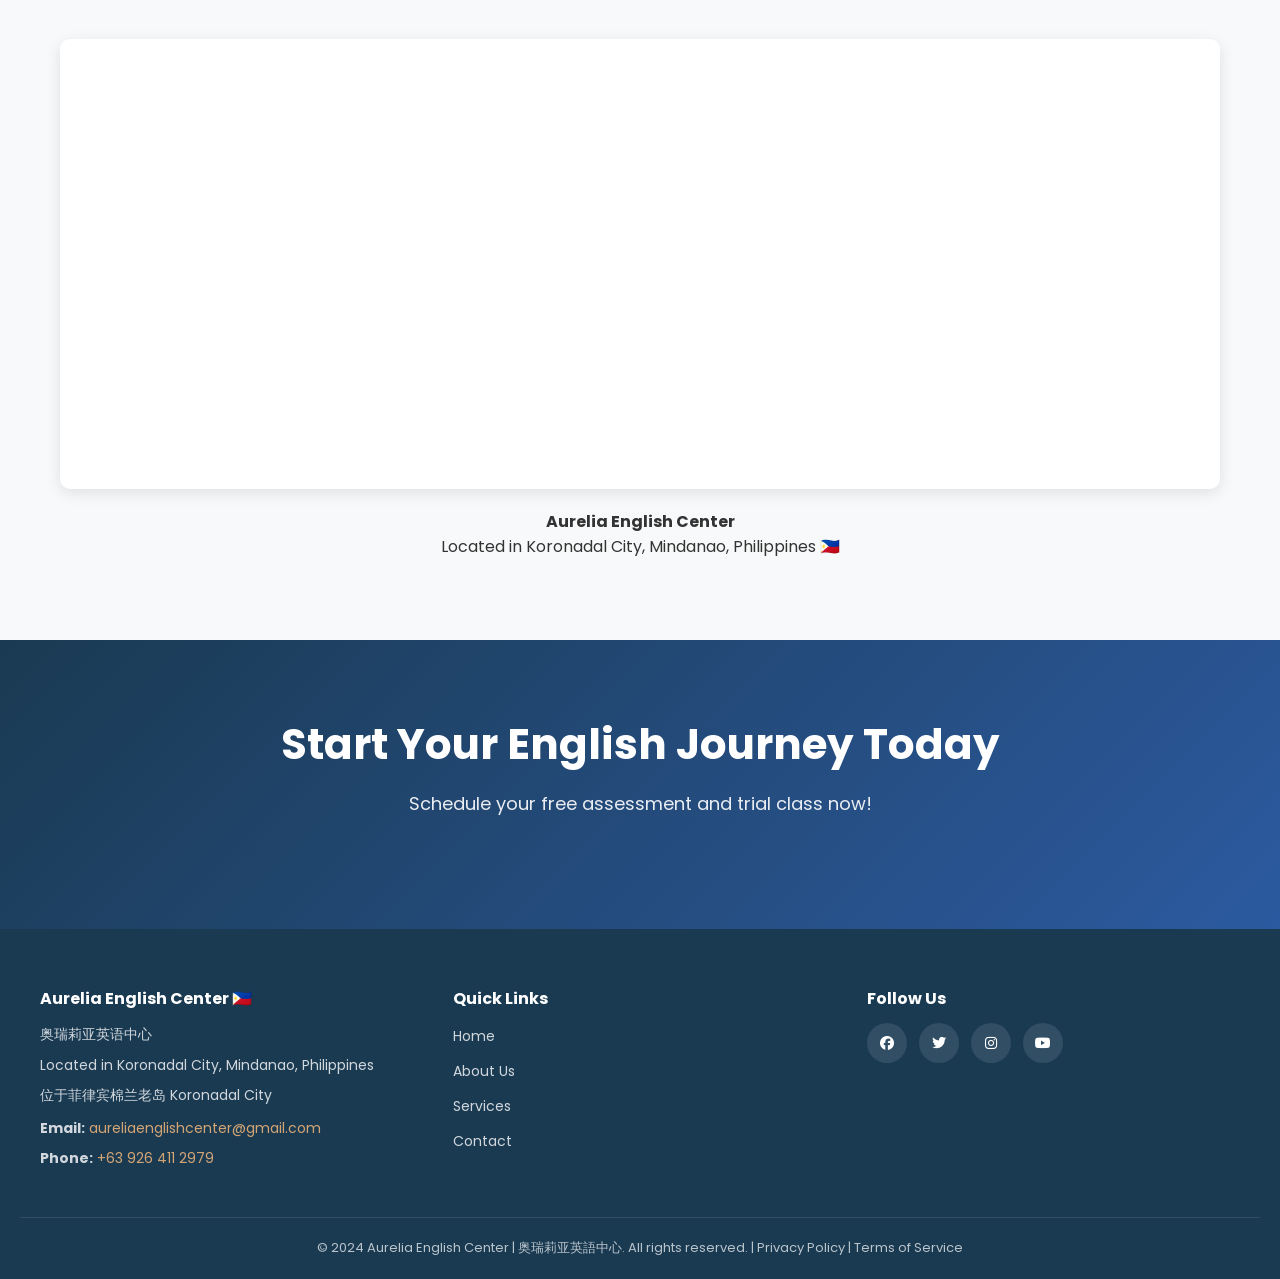
<file: aurelia-english-center/contact.html>
<!DOCTYPE html>
<html lang="en">
<head>
    <meta charset="UTF-8">
    <meta name="viewport" content="width=device-width, initial-scale=1.0">
    <title>Contact Us - Aurelia English Center | Koronadal, Philippines</title>
    <link rel="stylesheet" href="css/styles.css">
    <link href="https://cdnjs.cloudflare.com/ajax/libs/font-awesome/6.4.0/css/all.min.css" rel="stylesheet">
    <link href="https://fonts.googleapis.com/css2?family=Poppins:wght@300;400;600;700;800&display=swap" rel="stylesheet">
</head>
<body>
    <!-- Navigation -->
    <nav class="navbar">
        <div class="nav-container">
            <div class="nav-logo">
                <img src="images/logo.png" alt="Aurelia English Center Logo" class="logo-image">
            </div>
            <div class="hamburger" id="hamburger">
                <span></span>
                <span></span>
                <span></span>
            </div>
            <ul class="nav-menu" id="navMenu">
                <li><a href="index.html" class="nav-link">Home</a></li>
                <li><a href="about.html" class="nav-link">About</a></li>
                <li><a href="services.html" class="nav-link">Services</a></li>
                <li><a href="contact.html" class="nav-link active">Contact</a></li>
            </ul>
        </div>
    </nav>

    <!-- Page Header -->
    <section class="page-header">
        <h1>Contact Us | 联系我们</h1>
        <p>Aurelia English Center 🇵🇭 | 奥瑞莉亚英语中心</p>
        <p style="font-size: 14px; margin-top: 10px; color: rgba(255, 255, 255, 0.8);">Koronadal City, Mindanao, Philippines | 菲律宾棉兰老岛 Koronadal City</p>
    </section>

    <!-- Contact Content -->
    <section class="contact-section">
        <div class="container">
            <div class="contact-wrapper">
                <div class="contact-info">
                    <h2>Get In Touch</h2>
                    <p>Have questions about our programs? Want to schedule a free consultation? We're here to help! Reach out to us through any of the methods below.</p>

                    <div class="info-item">
                        <div class="info-icon">
                            <i class="fas fa-map-marker-alt"></i>
                        </div>
                        <div class="info-content">
                            <h4>Location</h4>
                            <p>Koronadal City</p>
                            <p>Mindanao, Philippines 🇵🇭</p>
                        </div>
                    </div>

                    <div class="info-item">
                        <div class="info-icon">
                            <i class="fas fa-phone"></i>
                        </div>
                        <div class="info-content">
                            <h4>Phone</h4>
                            <p><a href="tel:+639264112979">+63 926 411 2979</a> 🇵🇭</p>
                            <p><a href="tel:+8618924885790">+86 189 2488 5790</a> 🇨🇳</p>
                            <p>Available Monday - Saturday, 9 AM - 6 PM</p>
                        </div>
                    </div>

                    <div class="info-item">
                        <div class="info-icon">
                            <i class="fas fa-envelope"></i>
                        </div>
                        <div class="info-content">
                            <h4>Email</h4>
                            <p><a href="mailto:aureliaenglishcenter@gmail.com">aureliaenglishcenter@gmail.com</a></p>
                            <p>Response within 24 hours</p>
                        </div>
                    </div>

                    <div class="info-item">
                        <div class="info-icon">
                            <i class="fas fa-clock"></i>
                        </div>
                        <div class="info-content">
                            <h4>Operating Hours</h4>
                            <p><strong>Monday - Friday:</strong> 9 AM - 7 PM</p>
                            <p><strong>Saturday:</strong> 9 AM - 5 PM</p>
                            <p><strong>Sunday & Holidays:</strong> Closed</p>
                        </div>
                    </div>

                    <h3 style="margin-top: 40px; font-size: 20px;">Follow Us On Social Media</h3>
                    <div class="social-links" style="margin-top: 15px;">
                        <a href="#" title="Facebook"><i class="fab fa-facebook"></i></a>
                        <a href="#" title="Instagram"><i class="fab fa-instagram"></i></a>
                        <a href="https://youtube.com/@aureliaesl?si=3NxLwSUvurJqIRh0" target="_blank" rel="noopener noreferrer" title="YouTube"><i class="fab fa-youtube"></i></a>
                        <a href="#" title="TikTok"><i class="fab fa-tiktok"></i></a>
                    </div>
                </div>

                <div class="contact-form">
                    <h2>Send Us a Message</h2>
                    <form id="contactForm" action="https://formsubmit.co/detorresniezlskye@gmail.com" method="POST">
                        <div class="form-group">
                            <label for="name">Full Name *</label>
                            <input type="text" id="name" name="name" required>
                        </div>

                        <div class="form-group">
                            <label for="email">Email Address *</label>
                            <input type="email" id="email" name="email" required>
                        </div>

                        <div class="form-group">
                            <label for="phone">Phone Number</label>
                            <input type="tel" id="phone" name="phone">
                        </div>

                        <div class="form-group">
                            <label for="program">Interested Program</label>
                            <select id="program" name="program">
                                <option value="">-- Select a Program --</option>
                                <option value="general">General English</option>
                                <option value="academic">Academic English</option>
                                <option value="business">Business English</option>
                                <option value="exam">Exam Preparation</option>
                                <option value="kids">Kids English</option>
                                <option value="conversation">Conversation Club</option>
                                <option value="other">Other</option>
                            </select>
                        </div>

                        <div class="form-group">
                            <label for="subject">Subject *</label>
                            <input type="text" id="subject" name="subject" required>
                        </div>

                        <div class="form-group">
                            <label for="message">Message *</label>
                            <textarea id="message" name="message" rows="6" required></textarea>
                        </div>

                        <!-- Honeypot field (hidden) -->
                        <input type="hidden" name="_honey" style="display:none">
                        <!-- Disable CAPTCHA -->
                        <input type="hidden" name="_captcha" value="false">

                        <button type="submit" class="btn btn-primary" style="width: 100%;">Send Message</button>
                    </form>
                </div>
            </div>
        </div>
    </section>

    <!-- Map Section -->
    <section class="map-section">
        <div class="container">
            <h2 class="section-title">Find Us</h2>
            <div class="map-placeholder" style="border-radius: 10px; overflow: hidden; box-shadow: 0 4px 15px rgba(0,0,0,0.1);">
                <iframe src="https://www.google.com/maps/embed?pb=!1m18!1m12!1m3!1d3943.1234567890!2d124.80565!3d6.50535!2m3!1f0!2f0!3f0!3m2!1i1024!2i768!4f13.1!3m3!1m2!1s0x3af6e6e6e6e6e6e5%3A0x1234567890abcdef!2sKoronadal%2C%20South%20Cotabato!5e0!3m2!1sen!2sph!4v1234567890" width="100%" height="450" style="border:0;" allowfullscreen="" loading="lazy" referrerpolicy="no-referrer-when-downgrade"></iframe>
            </div>
            <p style="text-align: center; margin-top: 20px; font-size: 16px; color: var(--text-dark);"><strong>Aurelia English Center</strong><br>Located in Koronadal City, Mindanao, Philippines 🇵🇭</p>
        </div>
    </section>

    <!-- CTA Section -->
    <section class="cta">
        <div class="container">
            <h2>Start Your English Journey Today</h2>
            <p>Schedule your free assessment and trial class now!</p>
        </div>
    </section>

    <!-- Footer -->
    <footer class="footer">
        <div class="footer-content">
            <div class="footer-section">
                <h4>Aurelia English Center 🇵🇭</h4>
                <p>奥瑞莉亚英语中心</p>
                <p>Located in Koronadal City, Mindanao, Philippines</p>
                <p>位于菲律宾棉兰老岛 Koronadal City</p>
                <p style="margin-top: 10px;"><strong>Email:</strong> <a href="mailto:aureliaenglishcenter@gmail.com" style="color: var(--primary-gold);">aureliaenglishcenter@gmail.com</a></p>
                <p><strong>Phone:</strong> <a href="tel:+639264112979" style="color: var(--primary-gold);">+63 926 411 2979</a></p>
            </div>
            <div class="footer-section">
                <h4>Quick Links</h4>
                <ul>
                    <li><a href="index.html">Home</a></li>
                    <li><a href="about.html">About Us</a></li>
                    <li><a href="services.html">Services</a></li>
                    <li><a href="contact.html">Contact</a></li>
                </ul>
            </div>
            <div class="footer-section">
                <h4>Follow Us</h4>
                <div class="social-links">
                    <a href="#"><i class="fab fa-facebook"></i></a>
                    <a href="#"><i class="fab fa-twitter"></i></a>
                    <a href="#"><i class="fab fa-instagram"></i></a>
                    <a href="https://youtube.com/@aureliaesl?si=3NxLwSUvurJqIRh0" target="_blank" rel="noopener noreferrer"><i class="fab fa-youtube"></i></a>
                </div>
            </div>
        </div>
        <div class="footer-bottom">
            <p>&copy; 2024 Aurelia English Center | 奥瑞莉亚英語中心. All rights reserved. | Privacy Policy | Terms of Service</p>
        </div>
    </footer>

    <script src="js/script.js"></script>
</body>
</html>
</file>
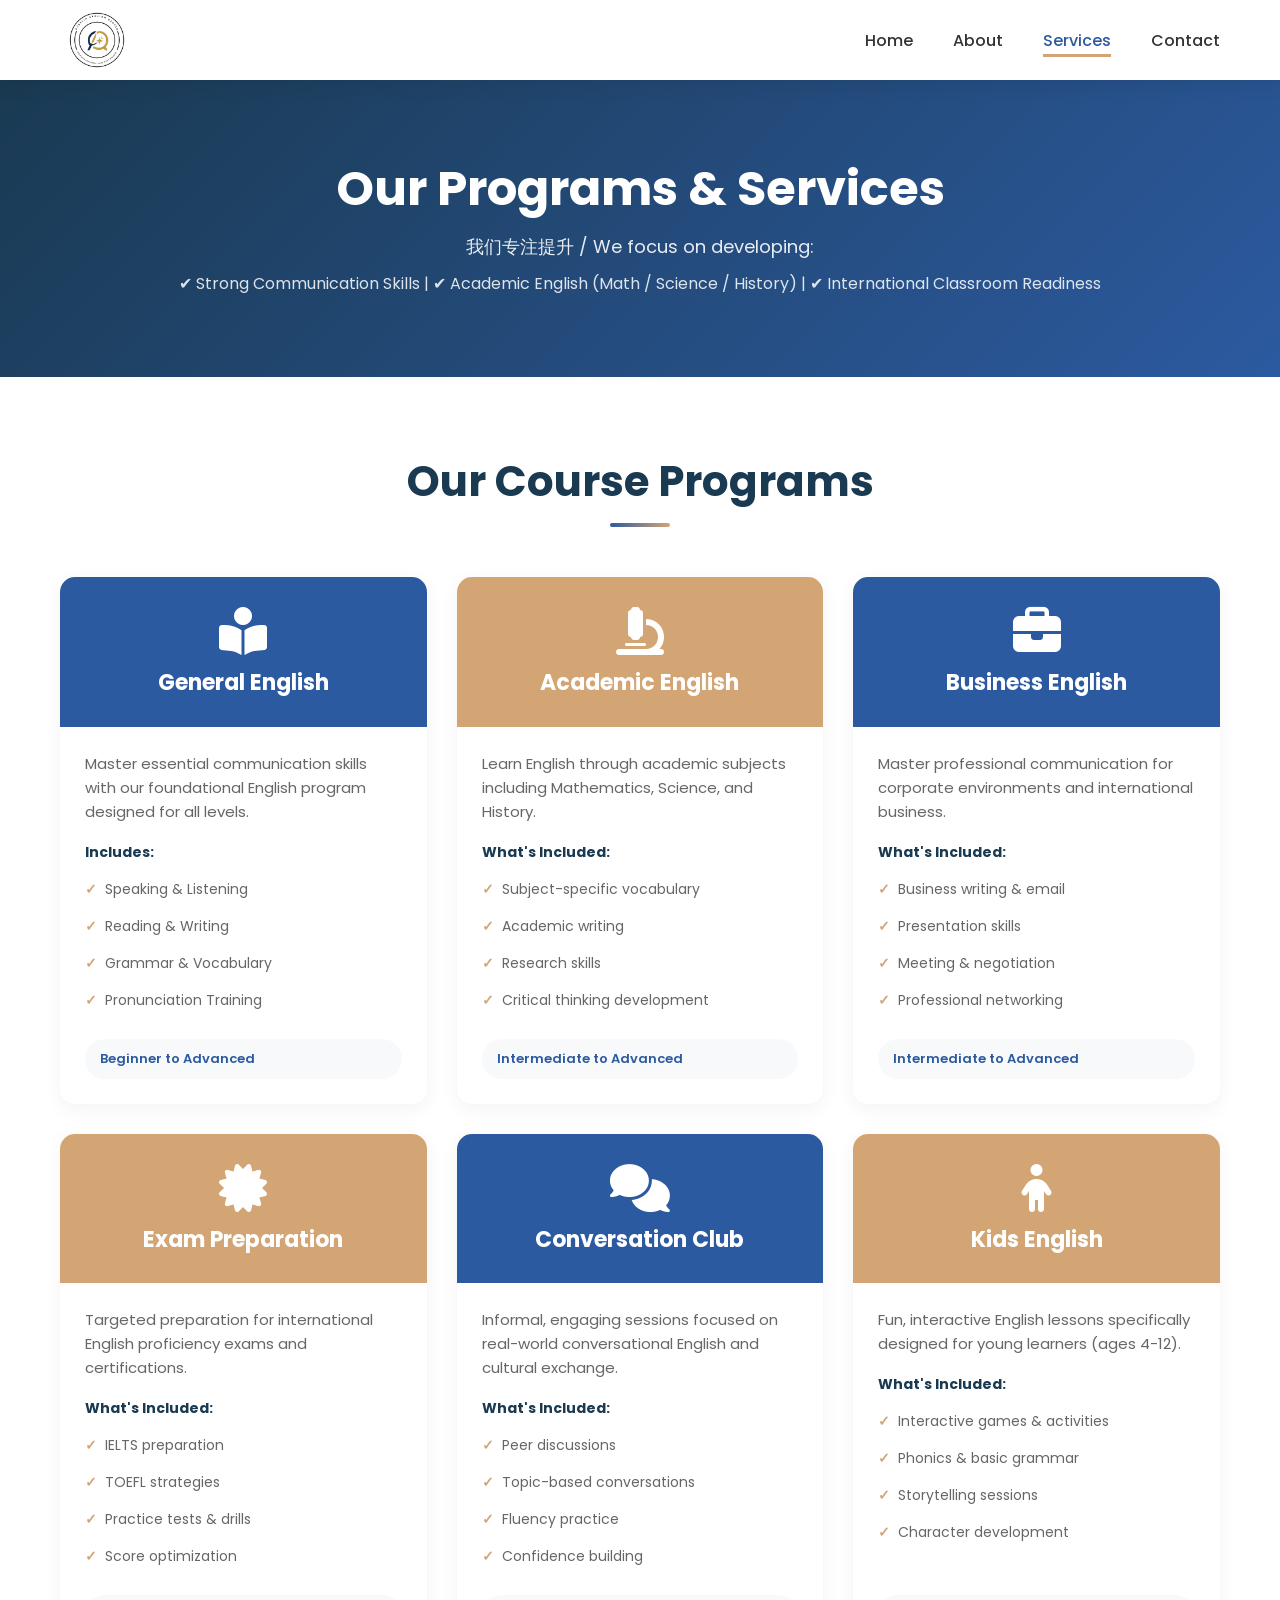
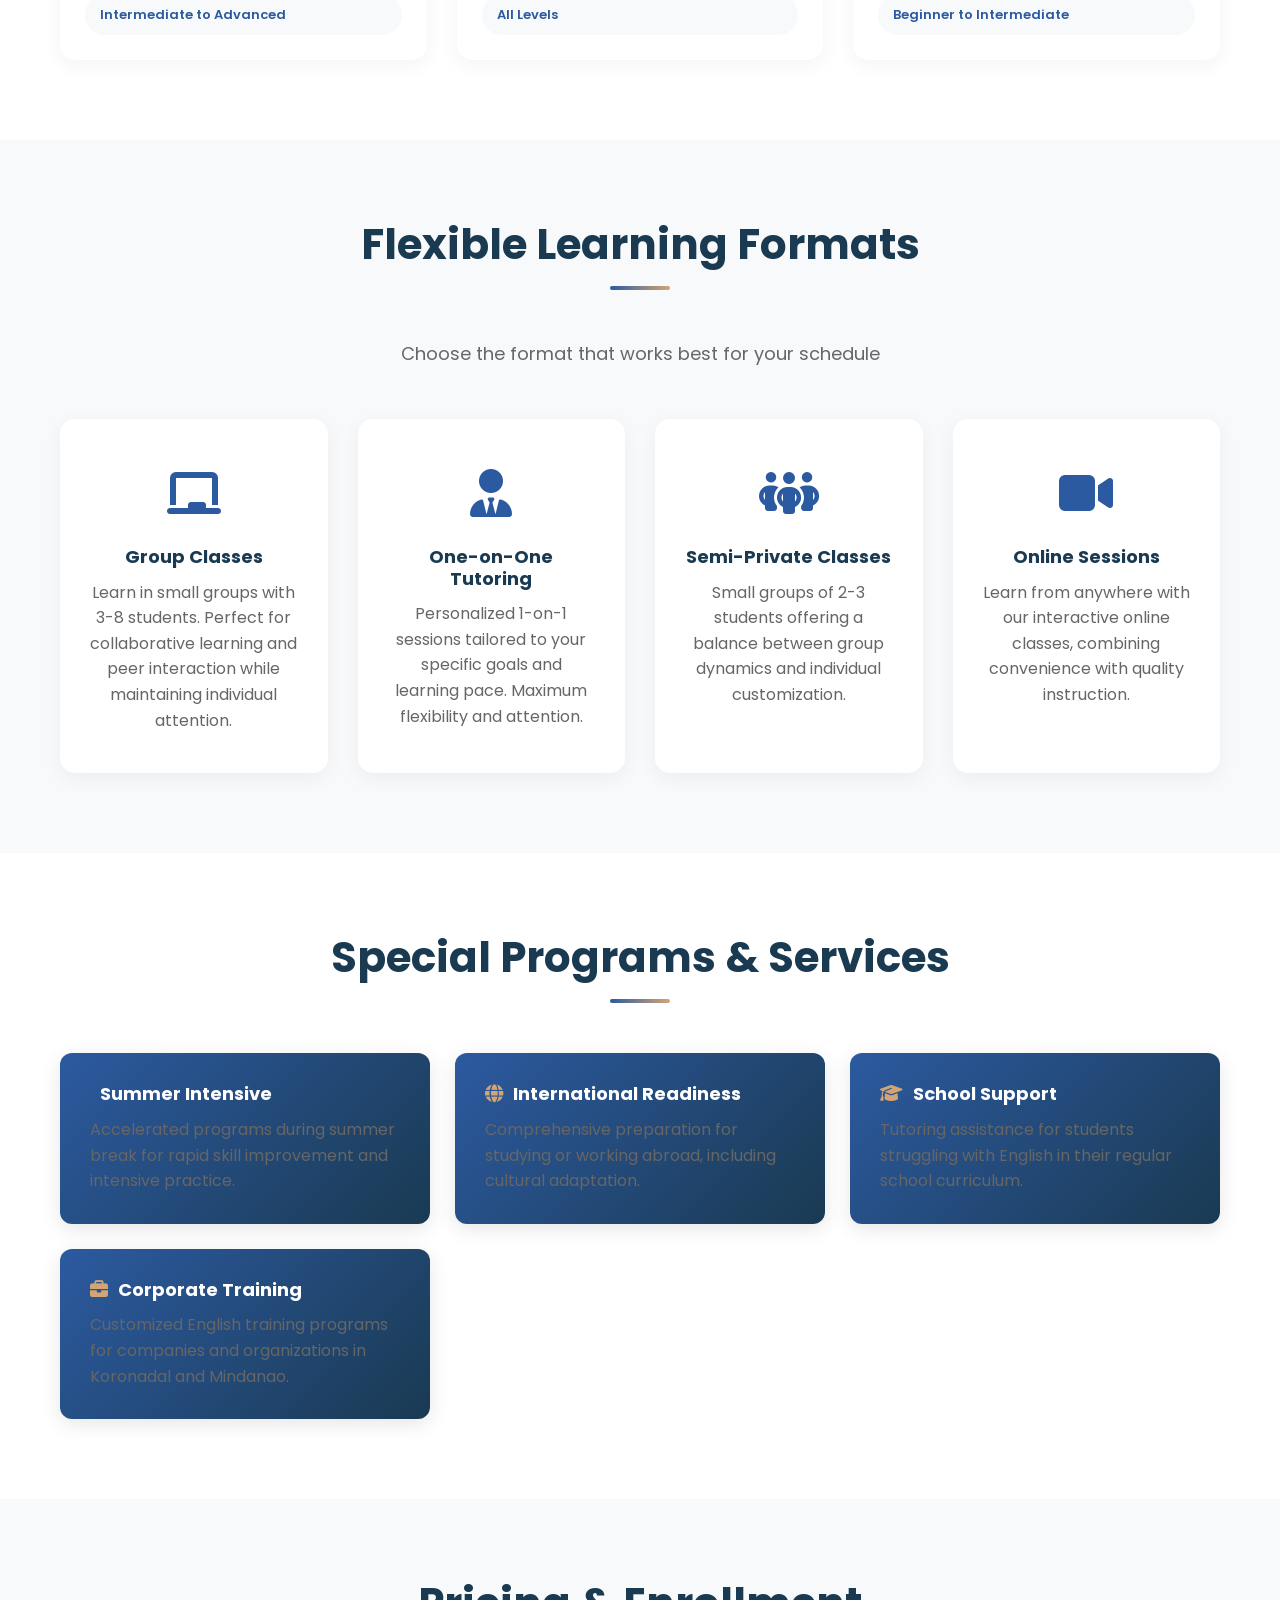
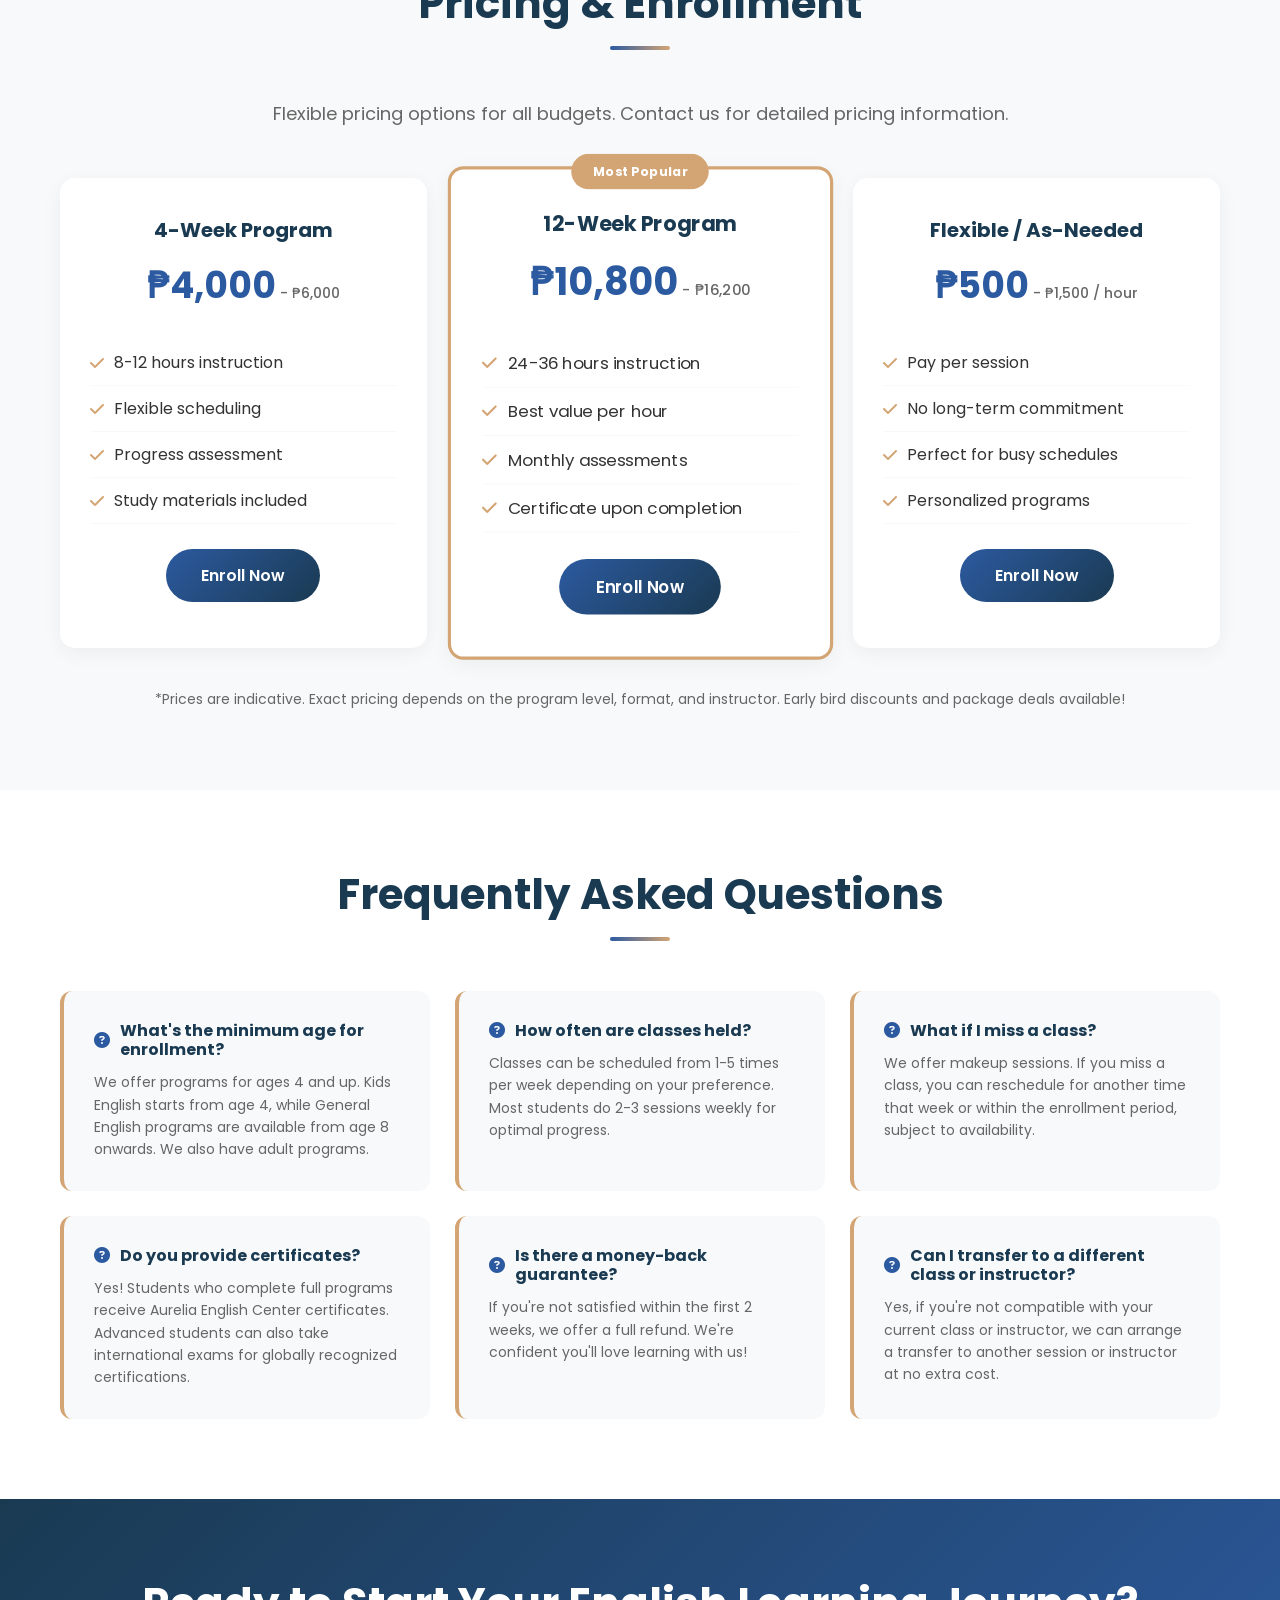
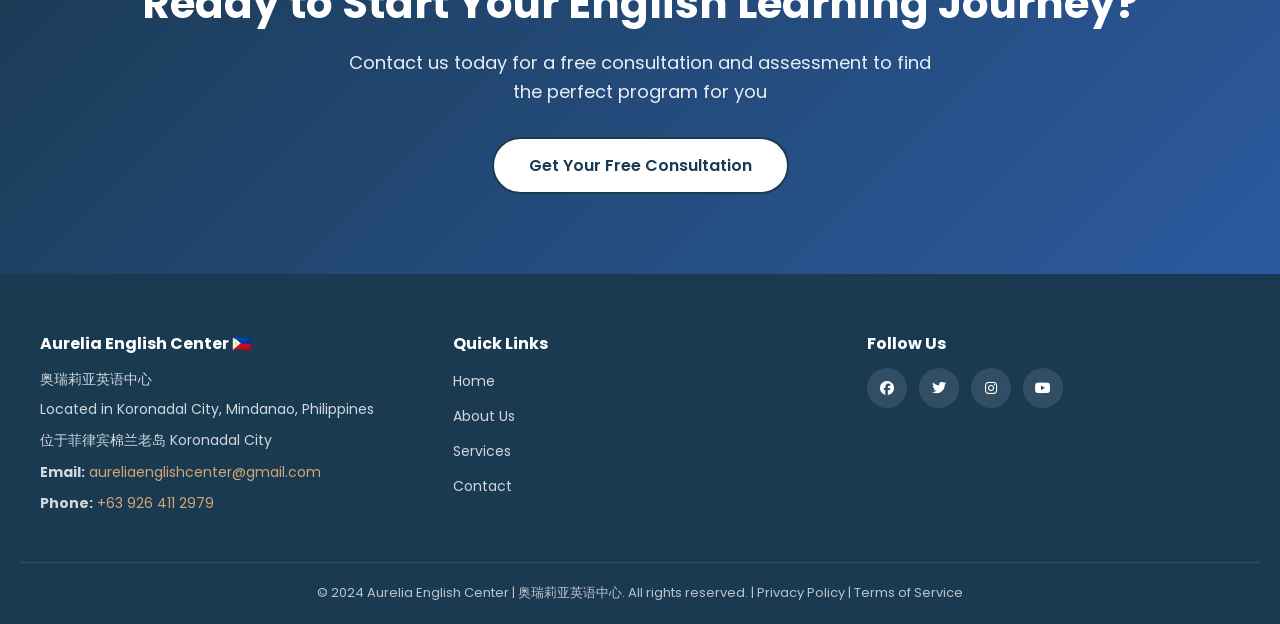
<file: aurelia-english-center/services.html>
<!DOCTYPE html>
<html lang="en">
<head>
    <meta charset="UTF-8">
    <meta name="viewport" content="width=device-width, initial-scale=1.0">
    <title>Services & Programs - Aurelia English Center | Koronadal</title>
    <link rel="stylesheet" href="css/styles.css">
    <link href="https://cdnjs.cloudflare.com/ajax/libs/font-awesome/6.4.0/css/all.min.css" rel="stylesheet">
    <link href="https://fonts.googleapis.com/css2?family=Poppins:wght@300;400;600;700;800&display=swap" rel="stylesheet">
</head>
<body>
    <!-- Navigation -->
    <nav class="navbar">
        <div class="nav-container">
            <div class="nav-logo">
                <img src="images/logo.png" alt="Aurelia English Center Logo" class="logo-image">
            </div>
            <div class="hamburger" id="hamburger">
                <span></span>
                <span></span>
                <span></span>
            </div>
            <ul class="nav-menu" id="navMenu">
                <li><a href="index.html" class="nav-link">Home</a></li>
                <li><a href="about.html" class="nav-link">About</a></li>
                <li><a href="services.html" class="nav-link active">Services</a></li>
                <li><a href="contact.html" class="nav-link">Contact</a></li>
            </ul>
        </div>
    </nav>

    <!-- Page Header -->
    <section class="page-header">
        <h1>Our Programs & Services</h1>
        <p>我们专注提升 / We focus on developing:</p>
        <p style="font-size: 16px; margin-top: 10px; color: rgba(255, 255, 255, 0.85);">✔ Strong Communication Skills | ✔ Academic English (Math / Science / History) | ✔ International Classroom Readiness</p>
    </section>

    <!-- Programs Section -->
    <section class="services-section">
        <div class="container">
            <h2 class="section-title">Our Course Programs</h2>
            
            <div class="programs-grid">
                <!-- General English -->
                <div class="program-card">
                    <div class="program-header blue-bg">
                        <i class="fas fa-book-reader"></i>
                        <h3>General English</h3>
                    </div>
                    <div class="program-content">
                        <p>Master essential communication skills with our foundational English program designed for all levels.</p>
                        <h5>Includes:</h5>
                        <ul>
                            <li>Speaking & Listening</li>
                            <li>Reading & Writing</li>
                            <li>Grammar & Vocabulary</li>
                            <li>Pronunciation Training</li>
                        </ul>
                        <span class="program-level">Beginner to Advanced</span>
                    </div>
                </div>

                <!-- Academic English -->
                <div class="program-card">
                    <div class="program-header gold-bg">
                        <i class="fas fa-microscope"></i>
                        <h3>Academic English</h3>
                    </div>
                    <div class="program-content">
                        <p>Learn English through academic subjects including Mathematics, Science, and History.</p>
                        <h5>What's Included:</h5>
                        <ul>
                            <li>Subject-specific vocabulary</li>
                            <li>Academic writing</li>
                            <li>Research skills</li>
                            <li>Critical thinking development</li>
                        </ul>
                        <span class="program-level">Intermediate to Advanced</span>
                    </div>
                </div>

                <!-- Business English -->
                <div class="program-card">
                    <div class="program-header blue-bg">
                        <i class="fas fa-briefcase"></i>
                        <h3>Business English</h3>
                    </div>
                    <div class="program-content">
                        <p>Master professional communication for corporate environments and international business.</p>
                        <h5>What's Included:</h5>
                        <ul>
                            <li>Business writing & email</li>
                            <li>Presentation skills</li>
                            <li>Meeting & negotiation</li>
                            <li>Professional networking</li>
                        </ul>
                        <span class="program-level">Intermediate to Advanced</span>
                    </div>
                </div>

                <!-- Exam Preparation -->
                <div class="program-card">
                    <div class="program-header gold-bg">
                        <i class="fas fa-certificate"></i>
                        <h3>Exam Preparation</h3>
                    </div>
                    <div class="program-content">
                        <p>Targeted preparation for international English proficiency exams and certifications.</p>
                        <h5>What's Included:</h5>
                        <ul>
                            <li>IELTS preparation</li>
                            <li>TOEFL strategies</li>
                            <li>Practice tests & drills</li>
                            <li>Score optimization</li>
                        </ul>
                        <span class="program-level">Intermediate to Advanced</span>
                    </div>
                </div>

                <!-- Conversation Club -->
                <div class="program-card">
                    <div class="program-header blue-bg">
                        <i class="fas fa-comments"></i>
                        <h3>Conversation Club</h3>
                    </div>
                    <div class="program-content">
                        <p>Informal, engaging sessions focused on real-world conversational English and cultural exchange.</p>
                        <h5>What's Included:</h5>
                        <ul>
                            <li>Peer discussions</li>
                            <li>Topic-based conversations</li>
                            <li>Fluency practice</li>
                            <li>Confidence building</li>
                        </ul>
                        <span class="program-level">All Levels</span>
                    </div>
                </div>

                <!-- Kids English -->
                <div class="program-card">
                    <div class="program-header gold-bg">
                        <i class="fas fa-child"></i>
                        <h3>Kids English</h3>
                    </div>
                    <div class="program-content">
                        <p>Fun, interactive English lessons specifically designed for young learners (ages 4-12).</p>
                        <h5>What's Included:</h5>
                        <ul>
                            <li>Interactive games & activities</li>
                            <li>Phonics & basic grammar</li>
                            <li>Storytelling sessions</li>
                            <li>Character development</li>
                        </ul>
                        <span class="program-level">Beginner to Intermediate</span>
                    </div>
                </div>
            </div>
        </div>
    </section>

    <!-- Learning Formats -->
    <section class="course-formats">
        <div class="container">
            <h2 class="section-title">Flexible Learning Formats</h2>
            <p class="section-subtitle">Choose the format that works best for your schedule</p>
            <div class="formats-grid">
                <div class="format-item">
                    <div class="format-icon">
                        <i class="fas fa-chalkboard"></i>
                    </div>
                    <h4>Group Classes</h4>
                    <p>Learn in small groups with 3-8 students. Perfect for collaborative learning and peer interaction while maintaining individual attention.</p>
                </div>
                <div class="format-item">
                    <div class="format-icon">
                        <i class="fas fa-user-tie"></i>
                    </div>
                    <h4>One-on-One Tutoring</h4>
                    <p>Personalized 1-on-1 sessions tailored to your specific goals and learning pace. Maximum flexibility and attention.</p>
                </div>
                <div class="format-item">
                    <div class="format-icon">
                        <i class="fas fa-people-group"></i>
                    </div>
                    <h4>Semi-Private Classes</h4>
                    <p>Small groups of 2-3 students offering a balance between group dynamics and individual customization.</p>
                </div>
                <div class="format-item">
                    <div class="format-icon">
                        <i class="fas fa-video"></i>
                    </div>
                    <h4>Online Sessions</h4>
                    <p>Learn from anywhere with our interactive online classes, combining convenience with quality instruction.</p>
                </div>
            </div>
        </div>
    </section>

    <!-- Special Programs -->
    <section class="special-programs">
        <div class="container">
            <h2 class="section-title">Special Programs & Services</h2>
            <div class="special-grid">
                <div class="special-card">
                    <h4><i class="fas fa-sparkles"></i> Summer Intensive</h4>
                    <p>Accelerated programs during summer break for rapid skill improvement and intensive practice.</p>
                </div>
                <div class="special-card">
                    <h4><i class="fas fa-globe"></i> International Readiness</h4>
                    <p>Comprehensive preparation for studying or working abroad, including cultural adaptation.</p>
                </div>
                <div class="special-card">
                    <h4><i class="fas fa-graduation-cap"></i> School Support</h4>
                    <p>Tutoring assistance for students struggling with English in their regular school curriculum.</p>
                </div>
                <div class="special-card">
                    <h4><i class="fas fa-briefcase"></i> Corporate Training</h4>
                    <p>Customized English training programs for companies and organizations in Koronadal and Mindanao.</p>
                </div>
            </div>
        </div>
    </section>

    <!-- Pricing Preview -->
    <section class="pricing-preview">
        <div class="container">
            <h2 class="section-title">Pricing & Enrollment</h2>
            <p class="section-subtitle">Flexible pricing options for all budgets. Contact us for detailed pricing information.</p>
            <div class="pricing-grid">
                <div class="pricing-card">
                    <h4>4-Week Program</h4>
                    <p class="price">₱4,000<span> - ₱6,000</span></p>
                    <ul>
                        <li><i class="fas fa-check"></i> 8-12 hours instruction</li>
                        <li><i class="fas fa-check"></i> Flexible scheduling</li>
                        <li><i class="fas fa-check"></i> Progress assessment</li>
                        <li><i class="fas fa-check"></i> Study materials included</li>
                    </ul>
                    <a href="contact.html" class="btn btn-primary">Enroll Now</a>
                </div>
                <div class="pricing-card featured">
                    <div class="featured-badge">Most Popular</div>
                    <h4>12-Week Program</h4>
                    <p class="price">₱10,800<span> - ₱16,200</span></p>
                    <ul>
                        <li><i class="fas fa-check"></i> 24-36 hours instruction</li>
                        <li><i class="fas fa-check"></i> Best value per hour</li>
                        <li><i class="fas fa-check"></i> Monthly assessments</li>
                        <li><i class="fas fa-check"></i> Certificate upon completion</li>
                    </ul>
                    <a href="contact.html" class="btn btn-primary">Enroll Now</a>
                </div>
                <div class="pricing-card">
                    <h4>Flexible / As-Needed</h4>
                    <p class="price">₱500<span> - ₱1,500 / hour</span></p>
                    <ul>
                        <li><i class="fas fa-check"></i> Pay per session</li>
                        <li><i class="fas fa-check"></i> No long-term commitment</li>
                        <li><i class="fas fa-check"></i> Perfect for busy schedules</li>
                        <li><i class="fas fa-check"></i> Personalized programs</li>
                    </ul>
                    <a href="contact.html" class="btn btn-primary">Enroll Now</a>
                </div>
            </div>
            <p style="text-align: center; margin-top: 40px; color: var(--text-light); font-size: 14px;">
                *Prices are indicative. Exact pricing depends on the program level, format, and instructor. Early bird discounts and package deals available!
            </p>
        </div>
    </section>

    <!-- FAQ Section -->
    <section class="faq-section">
        <div class="container">
            <h2 class="section-title">Frequently Asked Questions</h2>
            <div class="faq-grid">
                <div class="faq-item">
                    <h4><i class="fas fa-question-circle"></i> What's the minimum age for enrollment?</h4>
                    <p>We offer programs for ages 4 and up. Kids English starts from age 4, while General English programs are available from age 8 onwards. We also have adult programs.</p>
                </div>
                <div class="faq-item">
                    <h4><i class="fas fa-question-circle"></i> How often are classes held?</h4>
                    <p>Classes can be scheduled from 1-5 times per week depending on your preference. Most students do 2-3 sessions weekly for optimal progress.</p>
                </div>
                <div class="faq-item">
                    <h4><i class="fas fa-question-circle"></i> What if I miss a class?</h4>
                    <p>We offer makeup sessions. If you miss a class, you can reschedule for another time that week or within the enrollment period, subject to availability.</p>
                </div>
                <div class="faq-item">
                    <h4><i class="fas fa-question-circle"></i> Do you provide certificates?</h4>
                    <p>Yes! Students who complete full programs receive Aurelia English Center certificates. Advanced students can also take international exams for globally recognized certifications.</p>
                </div>
                <div class="faq-item">
                    <h4><i class="fas fa-question-circle"></i> Is there a money-back guarantee?</h4>
                    <p>If you're not satisfied within the first 2 weeks, we offer a full refund. We're confident you'll love learning with us!</p>
                </div>
                <div class="faq-item">
                    <h4><i class="fas fa-question-circle"></i> Can I transfer to a different class or instructor?</h4>
                    <p>Yes, if you're not compatible with your current class or instructor, we can arrange a transfer to another session or instructor at no extra cost.</p>
                </div>
            </div>
        </div>
    </section>

    <!-- CTA Section -->
    <section class="cta">
        <div class="container">
            <h2>Ready to Start Your English Learning Journey?</h2>
            <p>Contact us today for a free consultation and assessment to find the perfect program for you</p>
            <a href="contact.html" class="btn btn-light">Get Your Free Consultation</a>
        </div>
    </section>

    <!-- Footer -->
    <footer class="footer">
        <div class="footer-content">
            <div class="footer-section">
                <h4>Aurelia English Center 🇵🇭</h4>
                <p>奥瑞莉亚英语中心</p>
                <p>Located in Koronadal City, Mindanao, Philippines</p>
                <p>位于菲律宾棉兰老岛 Koronadal City</p>
                <p style="margin-top: 10px;"><strong>Email:</strong> <a href="mailto:aureliaenglishcenter@gmail.com" style="color: var(--primary-gold);">aureliaenglishcenter@gmail.com</a></p>
                <p><strong>Phone:</strong> <a href="tel:+639264112979" style="color: var(--primary-gold);">+63 926 411 2979</a></p>
            </div>
            <div class="footer-section">
                <h4>Quick Links</h4>
                <ul>
                    <li><a href="index.html">Home</a></li>
                    <li><a href="about.html">About Us</a></li>
                    <li><a href="services.html">Services</a></li>
                    <li><a href="contact.html">Contact</a></li>
                </ul>
            </div>
            <div class="footer-section">
                <h4>Follow Us</h4>
                <div class="social-links">
                    <a href="#"><i class="fab fa-facebook"></i></a>
                    <a href="#"><i class="fab fa-twitter"></i></a>
                    <a href="#"><i class="fab fa-instagram"></i></a>
                    <a href="https://youtube.com/@aureliaesl?si=3NxLwSUvurJqIRh0" target="_blank" rel="noopener noreferrer"><i class="fab fa-youtube"></i></a>
                </div>
            </div>
        </div>
        <div class="footer-bottom">
            <p>&copy; 2024 Aurelia English Center | 奥瑞莉亚英语中心. All rights reserved. | Privacy Policy | Terms of Service</p>
        </div>
    </footer>

    <script src="js/script.js"></script>
</body>
</html>
</file>
<file: aurelia-english-center/css/styles.css>
/* ===== CSS Variables & General Styles ===== */
:root {
    --primary-dark: #1a3a52;
    --primary-blue: #2c5aa0;
    --primary-gold: #d4a574;
    --light-bg: #f8f9fa;
    --white: #ffffff;
    --text-dark: #333333;
    --text-light: #666666;
    --shadow: 0 10px 40px rgba(0, 0, 0, 0.1);
    --shadow-lg: 0 20px 60px rgba(0, 0, 0, 0.15);
    --transition: all 0.3s ease;
}

* {
    margin: 0;
    padding: 0;
    box-sizing: border-box;
}

html {
    scroll-behavior: smooth;
}

body {
    font-family: 'Poppins', sans-serif;
    color: var(--text-dark);
    background-color: var(--white);
    overflow-x: hidden;
}

/* ===== Typography ===== */
h1, h2, h3, h4, h5, h6 {
    color: var(--primary-dark);
    font-weight: 700;
    line-height: 1.2;
}

p {
    color: var(--text-light);
    line-height: 1.6;
    font-size: 16px;
}

a {
    text-decoration: none;
    color: var(--primary-blue);
    transition: var(--transition);
}

a:hover {
    color: var(--primary-gold);
}

/* ===== Container ===== */
.container {
    max-width: 1200px;
    margin: 0 auto;
    padding: 0 20px;
}

/* ===== Buttons ===== */
.btn {
    display: inline-block;
    padding: 14px 35px;
    border-radius: 50px;
    font-weight: 600;
    text-align: center;
    cursor: pointer;
    transition: var(--transition);
    border: none;
    font-size: 16px;
    text-decoration: none;
}

.btn-primary {
    background: linear-gradient(135deg, var(--primary-blue) 0%, var(--primary-dark) 100%);
    color: var(--white);
}

.btn-primary:hover {
    transform: translateY(-3px);
    box-shadow: 0 15px 35px rgba(44, 90, 160, 0.3);
}

.btn-secondary {
    background: var(--light-bg);
    color: var(--primary-blue);
    border: 2px solid var(--primary-blue);
}

.btn-secondary:hover {
    background: var(--primary-blue);
    color: var(--white);
}

.btn-light {
    background: var(--white);
    color: var(--primary-dark);
    border: 2px solid var(--primary-dark);
}

.btn-light:hover {
    background: var(--primary-dark);
    color: var(--white);
}

.btn-outline {
    background: transparent;
    color: var(--primary-blue);
    border: 2px solid var(--primary-gold);
}

.btn-outline:hover {
    background: var(--primary-gold);
    color: var(--white);
}

/* ===== Navigation ===== */
.navbar {
    background: var(--white);
    box-shadow: 0 5px 20px rgba(0, 0, 0, 0.08);
    position: sticky;
    top: 0;
    z-index: 1000;
}

.nav-container {
    max-width: 1200px;
    margin: 0 auto;
    padding: 0 20px;
    display: flex;
    justify-content: space-between;
    align-items: center;
    height: 80px; /* keep header size unchanged */
    overflow: visible;
}

.nav-logo {
    font-size: 22px;
    font-weight: 800;
    color: var(--primary-dark);
    display: flex;
    align-items: center;
    gap: 8px;
    flex: 0 0 auto;
}

.logo-icon {
    font-size: 24px;
    display: flex;
    align-items: center;
}

.logo-image {
    height: 74px;
    width: auto;
    max-width: 240px;
    object-fit: contain;
    display: block;
    flex-shrink: 0;
    transform: none;
}

/* allow logo to visually overflow the nav without increasing header size */
.navbar {
    overflow: visible;
}
.nav-logo {
    overflow: visible;
}

@media (max-width: 768px) {
    .logo-image {
        height: 56px;
    }
    .nav-container {
        height: 80px; /* keep mobile header stable */
    }
}

.nav-menu {
    display: flex;
    list-style: none;
    gap: 40px;
}

.nav-link {
    color: var(--text-dark);
    font-weight: 500;
    position: relative;
    transition: var(--transition);
}

.nav-link::after {
    content: '';
    position: absolute;
    bottom: -5px;
    left: 0;
    width: 0;
    height: 3px;
    background: var(--primary-gold);
    transition: var(--transition);
}

.nav-link:hover::after,
.nav-link.active::after {
    width: 100%;
}

.nav-link.active {
    color: var(--primary-blue);
}

.hamburger {
    display: none;
    flex-direction: column;
    cursor: pointer;
    gap: 6px;
}

.hamburger span {
    width: 25px;
    height: 3px;
    background: var(--primary-dark);
    border-radius: 2px;
    transition: var(--transition);
}

/* ===== Hero Section ===== */
.hero {
    background: linear-gradient(135deg, var(--primary-dark) 0%, var(--primary-blue) 100%);
    color: var(--white);
    padding: 120px 20px;
    display: flex;
    align-items: center;
    justify-content: space-between;
    gap: 50px;
    overflow: hidden;
    position: relative;
}

.hero::before {
    content: '';
    position: absolute;
    top: -50%;
    right: -10%;
    width: 600px;
    height: 600px;
    background: rgba(212, 165, 116, 0.1);
    border-radius: 50%;
    z-index: 0;
    animation: float 6s ease-in-out infinite;
}

.hero-tag {
    display: inline-block;
    background: rgba(212, 165, 116, 0.2);
    color: var(--primary-gold);
    padding: 10px 20px;
    border-radius: 50px;
    font-size: 14px;
    font-weight: 600;
    margin-bottom: 20px;
    animation: fadeInUp 0.8s ease;
}

.hero-content {
    flex: 1;
    z-index: 1;
    max-width: 600px;
}

.hero-location {
    margin-bottom: 20px;
}

.hero-tag {
    display: inline-block;
    background: rgba(212, 165, 116, 0.2);
    color: var(--primary-gold);
    padding: 10px 20px;
    border-radius: 50px;
    font-size: 14px;
    font-weight: 600;
    margin-bottom: 10px;
    animation: fadeInUp 0.8s ease;
}

.hero-tag-chinese {
    display: inline-block;
    color: var(--primary-gold);
    font-size: 16px;
    font-weight: 600;
    margin-left: 10px;
    animation: fadeInUp 0.8s ease 0.1s both;
}

.hero-location-text {
    color: rgba(255, 255, 255, 0.8);
    font-size: 14px;
    margin: 5px 0;
    animation: fadeInUp 0.8s ease 0.2s both;
}

.hero-location-text-chinese {
    color: rgba(255, 255, 255, 0.8);
    font-size: 14px;
    margin: 5px 0;
    animation: fadeInUp 0.8s ease 0.3s both;
}

.hero-title {
    font-size: 56px;
    margin-bottom: 20px;
    color: var(--white);
    line-height: 1.2;
    animation: fadeInUp 0.8s ease 0.1s both;
}

.hero-subtitle {
    font-size: 18px;
    margin-bottom: 30px;
    color: rgba(255, 255, 255, 0.9);
    animation: fadeInUp 0.8s ease 0.2s both;
    line-height: 1.6;
}

.hero-highlight {
    background: rgba(255, 255, 255, 0.1);
    padding: 20px;
    border-radius: 12px;
    margin-bottom: 30px;
    animation: fadeInUp 0.8s ease 0.3s both;
    backdrop-filter: blur(10px);
}

.hero-highlight.bilingual {
    display: grid;
    grid-template-columns: 1fr 1fr;
    gap: 20px;
    padding: 25px;
}

.highlight-column {
    text-align: left;
}

.highlight-column p {
    color: rgba(255, 255, 255, 0.9);
    margin: 10px 0;
    display: flex;
    align-items: center;
    gap: 10px;
    font-size: 14px;
    line-height: 1.5;
}

.highlight-column i {
    color: var(--primary-gold);
    font-size: 16px;
    flex-shrink: 0;
}

.hero-mission {
    color: rgba(255, 255, 255, 0.85);
    font-size: 15px;
    margin-bottom: 30px;
    animation: fadeInUp 0.8s ease 0.4s both;
    line-height: 1.6;
    font-style: italic;
}

.hero-buttons {
    display: flex;
    gap: 20px;
    flex-wrap: wrap;
    animation: fadeInUp 0.8s ease 0.4s both;
}

.hero-image {
    flex: 1;
    display: flex;
    justify-content: center;
    align-items: center;
    z-index: 1;
    animation: fadeInRight 0.8s ease 0.3s both;
}

.hero-placeholder {
    width: 350px;
    height: 350px;
    background: rgba(255, 255, 255, 0.1);
    border-radius: 30px;
    display: flex;
    align-items: center;
    justify-content: center;
    font-size: 100px;
    color: rgba(255, 255, 255, 0.25);
    border: 3px solid rgba(255, 255, 255, 0.2);
    backdrop-filter: blur(10px);
    position: relative;
    overflow: hidden;
}

.rotating-shape {
    position: absolute;
    width: 400px;
    height: 400px;
    background: linear-gradient(45deg, rgba(212, 165, 116, 0.3), transparent);
    border-radius: 40% 60% 70% 30% / 40% 50% 60% 50%;
    animation: rotate 8s linear infinite;
    top: -50px;
    left: -50px;
}

@keyframes rotate {
    0% { transform: rotate(0deg); }
    100% { transform: rotate(360deg); }
}

@keyframes float {
    0%, 100% { transform: translateY(0px); }
    50% { transform: translateY(-30px); }
}

/* ===== Section Title ===== */
.section-title {
    font-size: 42px;
    text-align: center;
    margin-bottom: 50px;
    position: relative;
    padding-bottom: 20px;
}

.section-title::after {
    content: '';
    position: absolute;
    bottom: 0;
    left: 50%;
    transform: translateX(-50%);
    width: 60px;
    height: 4px;
    background: linear-gradient(90deg, var(--primary-blue), var(--primary-gold));
    border-radius: 2px;
}

.section-subtitle {
    text-align: center;
    font-size: 18px;
    color: var(--text-light);
    margin-bottom: 50px;
}

/* ===== Highlights Section ===== */
.highlights {
    padding: 80px 20px;
    background: var(--light-bg);
}

.highlights-grid {
    display: grid;
    grid-template-columns: repeat(auto-fit, minmax(250px, 1fr));
    gap: 30px;
}

.highlight-card {
    background: var(--white);
    padding: 40px 30px;
    border-radius: 15px;
    text-align: center;
    transition: var(--transition);
    box-shadow: 0 5px 20px rgba(0, 0, 0, 0.05);
    border-top: 4px solid var(--primary-gold);
}

.highlight-card:hover {
    transform: translateY(-10px);
    box-shadow: var(--shadow);
}

.highlight-icon {
    font-size: 48px;
    color: var(--primary-blue);
    margin-bottom: 20px;
}

.highlight-card h3 {
    font-size: 20px;
    margin-bottom: 15px;
}

.highlight-card p {
    font-size: 14px;
}

/* ===== Features Section ===== */
.features {
    padding: 80px 20px;
    background: var(--white);
}

.feature-item {
    display: flex;
    align-items: center;
    gap: 60px;
    margin-bottom: 80px;
}

.feature-item.reverse {
    flex-direction: row-reverse;
}

.feature-image {
    flex: 1;
    display: flex;
    justify-content: center;
}

.feature-placeholder {
    width: 350px;
    height: 350px;
    background: linear-gradient(135deg, var(--primary-blue) 0%, var(--primary-gold) 100%);
    border-radius: 20px;
    display: flex;
    align-items: center;
    justify-content: center;
    font-size: 100px;
    color: rgba(255, 255, 255, 0.2);
    box-shadow: var(--shadow);
}

.feature-content {
    flex: 1;
}

.feature-content h3 {
    font-size: 32px;
    margin-bottom: 20px;
}

.feature-content p {
    margin-bottom: 20px;
    font-size: 16px;
}

.feature-list {
    list-style: none;
    margin: 20px 0;
}

.feature-list li {
    padding: 10px 0;
    display: flex;
    align-items: center;
    gap: 12px;
}

.feature-list i {
    color: var(--primary-gold);
    font-size: 18px;
}

/* ===== Testimonials Section ===== */
.testimonials {
    padding: 80px 20px;
    background: var(--white);
}

.testimonials-grid {
    display: grid;
    grid-template-columns: repeat(auto-fit, minmax(300px, 1fr));
    gap: 30px;
}

.testimonial-card {
    background: var(--light-bg);
    padding: 40px 30px;
    border-radius: 15px;
    transition: var(--transition);
    border-left: 4px solid var(--primary-gold);
    position: relative;
}

.testimonial-card::before {
    content: '"';
    position: absolute;
    top: -20px;
    left: 20px;
    font-size: 80px;
    color: var(--primary-gold);
    opacity: 0.3;
    font-weight: 700;
}

.testimonial-card:hover {
    transform: translateY(-10px);
    box-shadow: 0 15px 40px rgba(0, 0, 0, 0.1);
}

.star-rating {
    display: flex;
    gap: 5px;
    margin-bottom: 15px;
    font-size: 18px;
}

.star-rating i {
    color: var(--primary-gold);
}

.testimonial-text {
    font-size: 15px;
    margin-bottom: 20px;
    font-style: italic;
}

.testimonial-author h4 {
    font-size: 16px;
    margin-bottom: 5px;
}

.testimonial-author p {
    font-size: 13px;
    color: var(--primary-blue);
}

/* ===== Stats Section ===== */
.stats {
    background: linear-gradient(135deg, var(--primary-dark) 0%, var(--primary-blue) 100%);
    padding: 60px 20px;
    color: var(--white);
}

.stats .container {
    display: grid;
    grid-template-columns: repeat(auto-fit, minmax(200px, 1fr));
    gap: 30px;
    text-align: center;
}

.stat-item h3 {
    font-size: 48px;
    color: var(--primary-gold);
    margin-bottom: 10px;
}

.stat-item p {
    color: rgba(255, 255, 255, 0.9);
    font-size: 16px;
}

/* ===== Video Section ===== */
.video-section {
    padding: 80px 20px;
    background: var(--light-bg);
}

.video-grid {
    display: grid;
    grid-template-columns: repeat(auto-fit, minmax(300px, 1fr));
    gap: 30px;
}

.video-card {
    background: var(--white);
    border-radius: 15px;
    overflow: hidden;
    box-shadow: 0 5px 20px rgba(0, 0, 0, 0.05);
    transition: var(--transition);
}

.video-card:hover {
    transform: translateY(-10px);
    box-shadow: var(--shadow);
}

.video-thumbnail {
    width: 100%;
    padding-bottom: 56.25%;
    position: relative;
    background: #000;
    overflow: hidden;
}

.video-thumbnail iframe {
    position: absolute;
    top: 0;
    left: 0;
    width: 100%;
    height: 100%;
}

.video-card h4 {
    padding: 20px;
    text-align: center;
}

/* ===== CTA Section ===== */
.cta {
    background: linear-gradient(135deg, var(--primary-dark) 0%, var(--primary-blue) 100%);
    color: var(--white);
    padding: 80px 20px;
    text-align: center;
}

.cta h2 {
    font-size: 42px;
    color: var(--white);
    margin-bottom: 20px;
}

.cta p {
    font-size: 18px;
    color: rgba(255, 255, 255, 0.9);
    margin-bottom: 30px;
    max-width: 600px;
    margin-left: auto;
    margin-right: auto;
}

/* ===== Page Header ===== */
.page-header {
    background: linear-gradient(135deg, var(--primary-dark) 0%, var(--primary-blue) 100%);
    color: var(--white);
    padding: 80px 20px;
    text-align: center;
}

.page-header h1 {
    font-size: 48px;
    color: var(--white);
    margin-bottom: 15px;
}

.page-header p {
    font-size: 18px;
    color: rgba(255, 255, 255, 0.9);
}

/* ===== About Section ===== */
.about-section {
    padding: 80px 20px;
}

.about-intro {
    display: flex;
    align-items: center;
    gap: 60px;
    margin-bottom: 80px;
}

.about-text {
    flex: 1;
}

.about-text h2 {
    font-size: 36px;
    margin-bottom: 20px;
}

.about-text p {
    margin-bottom: 15px;
    font-size: 16px;
}

.about-image {
    flex: 1;
}

.about-placeholder {
    width: 100%;
    min-height: 400px;
    background: linear-gradient(135deg, var(--primary-blue) 0%, var(--primary-gold) 100%);
    border-radius: 20px;
    display: flex;
    align-items: center;
    justify-content: center;
    font-size: 100px;
    color: rgba(255, 255, 255, 0.2);
}

.mission-vision {
    display: grid;
    grid-template-columns: repeat(auto-fit, minmax(280px, 1fr));
    gap: 30px;
    margin-bottom: 60px;
}

.mission-card {
    background: var(--light-bg);
    padding: 40px 30px;
    border-radius: 15px;
    text-align: center;
    border-left: 5px solid var(--primary-gold);
}

.card-icon {
    font-size: 48px;
    color: var(--primary-blue);
    margin-bottom: 20px;
}

.mission-card h3 {
    font-size: 22px;
    margin-bottom: 15px;
}

.values-grid {
    display: grid;
    grid-template-columns: repeat(auto-fit, minmax(250px, 1fr));
    gap: 25px;
}

.value-item {
    background: var(--light-bg);
    padding: 30px;
    border-radius: 12px;
    text-align: center;
}

.value-icon {
    font-size: 42px;
    color: var(--primary-gold);
    margin-bottom: 15px;
}

.value-item h4 {
    font-size: 18px;
    margin-bottom: 10px;
}

.why-choose {
    display: grid;
    grid-template-columns: repeat(auto-fit, minmax(280px, 1fr));
    gap: 30px;
}

.why-item {
    background: var(--light-bg);
    padding: 30px;
    border-radius: 12px;
    position: relative;
    padding-left: 80px;
    transition: var(--transition);
}

.why-item:hover {
    box-shadow: 0 10px 30px rgba(0, 0, 0, 0.1);
}

.why-number {
    position: absolute;
    left: 20px;
    top: 20px;
    width: 50px;
    height: 50px;
    background: var(--primary-blue);
    color: var(--white);
    border-radius: 50%;
    display: flex;
    align-items: center;
    justify-content: center;
    font-size: 24px;
    font-weight: 700;
}

.why-item h4 {
    margin-bottom: 10px;
}

/* ===== Team Section ===== */
.team-grid {
    display: grid;
    grid-template-columns: repeat(auto-fit, minmax(280px, 1fr));
    gap: 30px;
}

.team-member {
    background: var(--light-bg);
    padding: 30px;
    border-radius: 15px;
    text-align: center;
    transition: var(--transition);
    box-shadow: 0 5px 20px rgba(0, 0, 0, 0.05);
}

.team-member:hover {
    transform: translateY(-10px);
    box-shadow: var(--shadow);
}

.member-image {
    margin-bottom: 20px;
}

.placeholder-avatar {
    width: 120px;
    height: 120px;
    background: linear-gradient(135deg, var(--primary-blue) 0%, var(--primary-gold) 100%);
    border-radius: 50%;
    display: flex;
    align-items: center;
    justify-content: center;
    font-size: 50px;
    color: rgba(255, 255, 255, 0.3);
    margin: 0 auto;
}

.team-member h4 {
    font-size: 18px;
    margin-bottom: 5px;
}

.member-title {
    color: var(--primary-blue);
    font-size: 14px;
    font-weight: 600;
    margin-bottom: 10px;
}

.member-bio {
    font-size: 14px;
}

/* ===== Services Section ===== */
.services-section {
    padding: 80px 20px;
}

.programs-grid {
    display: grid;
    grid-template-columns: repeat(auto-fit, minmax(300px, 1fr));
    gap: 30px;
}

.program-card {
    background: var(--white);
    border-radius: 15px;
    overflow: hidden;
    box-shadow: 0 5px 20px rgba(0, 0, 0, 0.05);
    transition: var(--transition);
    display: flex;
    flex-direction: column;
}

.program-card:hover {
    transform: translateY(-10px);
    box-shadow: var(--shadow);
}

.program-header {
    padding: 30px;
    color: var(--white);
    display: flex;
    flex-direction: column;
    align-items: center;
    text-align: center;
}

.program-header.blue-bg {
    background: var(--primary-blue);
}

.program-header.gold-bg {
    background: var(--primary-gold);
}

.program-header i {
    font-size: 48px;
    margin-bottom: 15px;
}

.program-header h3 {
    font-size: 22px;
    color: var(--white);
}

.program-content {
    padding: 25px;
    flex: 1;
    display: flex;
    flex-direction: column;
}

.program-content p {
    margin-bottom: 20px;
    font-size: 15px;
}

.program-content h5 {
    color: var(--primary-dark);
    margin-bottom: 10px;
    font-size: 14px;
}

.program-content ul {
    list-style: none;
    margin-bottom: 20px;
    flex: 1;
}

.program-content li {
    padding: 8px 0;
    color: var(--text-light);
    font-size: 14px;
    display: flex;
    align-items: center;
    gap: 8px;
}

.program-content li::before {
    content: '✓';
    color: var(--primary-gold);
    font-weight: bold;
}

.program-level {
    background: var(--light-bg);
    padding: 10px 15px;
    border-radius: 20px;
    font-size: 13px;
    display: inline-block;
    color: var(--primary-blue);
    font-weight: 600;
}

.course-formats {
    padding: 80px 20px;
    background: var(--light-bg);
}

.formats-grid {
    display: grid;
    grid-template-columns: repeat(auto-fit, minmax(250px, 1fr));
    gap: 30px;
}

.format-item {
    background: var(--white);
    padding: 40px 30px;
    border-radius: 15px;
    text-align: center;
    box-shadow: 0 5px 20px rgba(0, 0, 0, 0.05);
}

.format-icon {
    font-size: 48px;
    color: var(--primary-blue);
    margin-bottom: 15px;
}

.format-item h4 {
    font-size: 18px;
    margin-bottom: 12px;
}

.special-programs {
    padding: 80px 20px;
}

.special-grid {
    display: grid;
    grid-template-columns: repeat(auto-fit, minmax(280px, 1fr));
    gap: 25px;
}

.special-card {
    background: linear-gradient(135deg, var(--primary-blue) 0%, var(--primary-dark) 100%);
    color: var(--white);
    padding: 30px;
    border-radius: 12px;
    box-shadow: 0 5px 20px rgba(0, 0, 0, 0.1);
    transition: var(--transition);
}

.special-card:hover {
    transform: translateY(-5px);
}

.special-card h4 {
    color: var(--white);
    font-size: 18px;
    margin-bottom: 12px;
    display: flex;
    align-items: center;
    gap: 10px;
}

.special-card i {
    color: var(--primary-gold);
}

.pricing-preview {
    padding: 80px 20px;
    background: var(--light-bg);
}

.pricing-grid {
    display: grid;
    grid-template-columns: repeat(auto-fit, minmax(280px, 1fr));
    gap: 30px;
}

.pricing-card {
    background: var(--white);
    padding: 40px 30px;
    border-radius: 15px;
    text-align: center;
    box-shadow: 0 5px 20px rgba(0, 0, 0, 0.05);
    transition: var(--transition);
    position: relative;
}

.pricing-card:hover {
    transform: translateY(-10px);
    box-shadow: var(--shadow);
}

.pricing-card.featured {
    border: 3px solid var(--primary-gold);
    transform: scale(1.05);
}

.featured-badge {
    position: absolute;
    top: -15px;
    left: 50%;
    transform: translateX(-50%);
    background: var(--primary-gold);
    color: var(--white);
    padding: 8px 20px;
    border-radius: 20px;
    font-size: 12px;
    font-weight: 700;
}

.pricing-card h4 {
    font-size: 20px;
    margin-bottom: 15px;
}

.price {
    font-size: 36px;
    color: var(--primary-blue);
    font-weight: 700;
    margin-bottom: 20px;
}

.price span {
    font-size: 14px;
    color: var(--text-light);
    font-weight: 500;
}

.pricing-card ul {
    list-style: none;
    margin: 25px 0;
    text-align: left;
}

.pricing-card li {
    padding: 10px 0;
    border-bottom: 1px solid var(--light-bg);
    display: flex;
    align-items: center;
    gap: 10px;
}

.pricing-card li i {
    color: var(--primary-gold);
}

/* ===== Contact Section ===== */
.contact-section {
    padding: 80px 20px;
}

.contact-wrapper {
    display: grid;
    grid-template-columns: 1fr 1fr;
    gap: 60px;
}

.contact-info h2,
.contact-form h2 {
    font-size: 28px;
    margin-bottom: 20px;
}

.contact-info > p {
    margin-bottom: 40px;
}

.info-item {
    display: flex;
    gap: 20px;
    margin-bottom: 30px;
}

.info-icon {
    flex-shrink: 0;
    width: 50px;
    height: 50px;
    background: var(--light-bg);
    border-radius: 12px;
    display: flex;
    align-items: center;
    justify-content: center;
    font-size: 24px;
    color: var(--primary-blue);
}

.info-content h4 {
    font-size: 16px;
    margin-bottom: 8px;
}

.info-content p {
    font-size: 14px;
    margin: 5px 0;
}

.info-content a {
    color: var(--primary-blue);
}

.contact-form {
    background: var(--light-bg);
    padding: 40px;
    border-radius: 15px;
}

.form-group {
    margin-bottom: 20px;
}

.form-group label {
    display: block;
    margin-bottom: 8px;
    font-weight: 600;
    color: var(--text-dark);
}

.form-group input,
.form-group select,
.form-group textarea {
    width: 100%;
    padding: 12px 15px;
    border: 2px solid #ddd;
    border-radius: 8px;
    font-family: 'Poppins', sans-serif;
    font-size: 14px;
    transition: var(--transition);
}

.form-group input:focus,
.form-group select:focus,
.form-group textarea:focus {
    outline: none;
    border-color: var(--primary-blue);
    box-shadow: 0 0 0 3px rgba(44, 90, 160, 0.1);
}

.map-section {
    padding: 80px 20px;
    background: var(--light-bg);
}

.map-placeholder {
    width: 100%;
    min-height: 400px;
    background: var(--white);
    border-radius: 15px;
    display: flex;
    align-items: center;
    justify-content: center;
    box-shadow: 0 5px 20px rgba(0, 0, 0, 0.05);
}

.map-icon {
    text-align: center;
}

.map-icon i {
    font-size: 80px;
    color: var(--primary-blue);
    margin-bottom: 20px;
}

.map-icon p {
    font-size: 18px;
}

.faq-section {
    padding: 80px 20px;
}

.faq-grid {
    display: grid;
    grid-template-columns: repeat(auto-fit, minmax(300px, 1fr));
    gap: 25px;
}

.faq-item {
    background: var(--light-bg);
    padding: 30px;
    border-radius: 12px;
    border-left: 4px solid var(--primary-gold);
}

.faq-item h4 {
    font-size: 16px;
    margin-bottom: 12px;
    display: flex;
    align-items: center;
    gap: 10px;
}

.faq-item i {
    color: var(--primary-blue);
}

.faq-item p {
    font-size: 14px;
}

/* ===== Footer ===== */
.footer {
    background: var(--primary-dark);
    color: var(--white);
    padding: 60px 20px 20px;
}

.footer-content {
    max-width: 1200px;
    margin: 0 auto;
    display: grid;
    grid-template-columns: repeat(auto-fit, minmax(250px, 1fr));
    gap: 40px;
    margin-bottom: 40px;
}

.footer-section h4 {
    color: var(--white);
    font-size: 16px;
    margin-bottom: 15px;
}

.footer-section p {
    color: rgba(255, 255, 255, 0.8);
    font-size: 14px;
    margin-bottom: 8px;
    line-height: 1.6;
}

.footer-section ul {
    list-style: none;
}

.footer-section ul li {
    margin-bottom: 10px;
}

.footer-section a {
    color: rgba(255, 255, 255, 0.8);
    font-size: 14px;
}

.footer-section a:hover {
    color: var(--primary-gold);
}

.social-links {
    display: flex;
    gap: 12px;
}

.social-links a {
    width: 40px;
    height: 40px;
    background: rgba(255, 255, 255, 0.1);
    border-radius: 50%;
    display: flex;
    align-items: center;
    justify-content: center;
    color: var(--white);
    transition: var(--transition);
}

.social-links a:hover {
    background: var(--primary-gold);
    color: var(--primary-dark);
}

.footer-bottom {
    border-top: 1px solid rgba(255, 255, 255, 0.1);
    padding-top: 20px;
    text-align: center;
}

.footer-bottom p {
    color: rgba(255, 255, 255, 0.7);
    font-size: 13px;
}

/* ===== Animations ===== */
@keyframes fadeInUp {
    from {
        opacity: 0;
        transform: translateY(30px);
    }
    to {
        opacity: 1;
        transform: translateY(0);
    }
}

@keyframes fadeInRight {
    from {
        opacity: 0;
        transform: translateX(30px);
    }
    to {
        opacity: 1;
        transform: translateX(0);
    }
}

/* ===== Responsive Design ===== */
@media (max-width: 768px) {
    .hamburger {
        display: flex;
    }

    .nav-menu {
        position: absolute;
        top: 70px;
        left: 0;
        right: 0;
        background: var(--white);
        flex-direction: column;
        gap: 0;
        display: none;
        max-height: 0;
        overflow: hidden;
        transition: max-height 0.3s ease;
    }

    .nav-menu.active {
        display: flex;
        max-height: 500px;
    }

    .nav-menu li {
        border-bottom: 1px solid var(--light-bg);
    }

    .nav-link {
        display: block;
        padding: 15px 20px;
    }

    .nav-link::after {
        display: none;
    }

    .hero {
        flex-direction: column;
        text-align: center;
        padding: 60px 20px;
    }

    .hero-title {
        font-size: 32px;
    }

    .hero-subtitle {
        font-size: 16px;
    }

    .hero-location-text,
    .hero-location-text-chinese {
        text-align: center;
    }

    .hero-highlight.bilingual {
        grid-template-columns: 1fr;
        gap: 15px;
    }

    .highlight-column {
        text-align: center;
    }

    .highlight-column p {
        justify-content: center;
    }

    .hero-image {
        margin-top: 30px;
    }

    .hero-placeholder {
        width: 200px;
        height: 200px;
        font-size: 60px;
    }

    .feature-item,
    .feature-item.reverse {
        flex-direction: column;
        gap: 30px;
    }

    .feature-placeholder {
        width: 250px;
        height: 250px;
        font-size: 60px;
    }

    .about-intro {
        flex-direction: column;
        gap: 30px;
    }

    .contact-wrapper {
        grid-template-columns: 1fr;
        gap: 30px;
    }

    .section-title {
        font-size: 32px;
    }

    .hero-title {
        font-size: 32px;
    }

    .pricing-card.featured {
        transform: scale(1);
    }
}

@media (max-width: 480px) {
    .hero-title {
        font-size: 28px;
    }

    .section-title {
        font-size: 24px;
    }

    .feature-placeholder,
    .about-placeholder {
        font-size: 40px;
    }

    .hero-buttons {
        flex-direction: column;
    }

    .hero-buttons .btn {
        width: 100%;
    }
}
</file>
